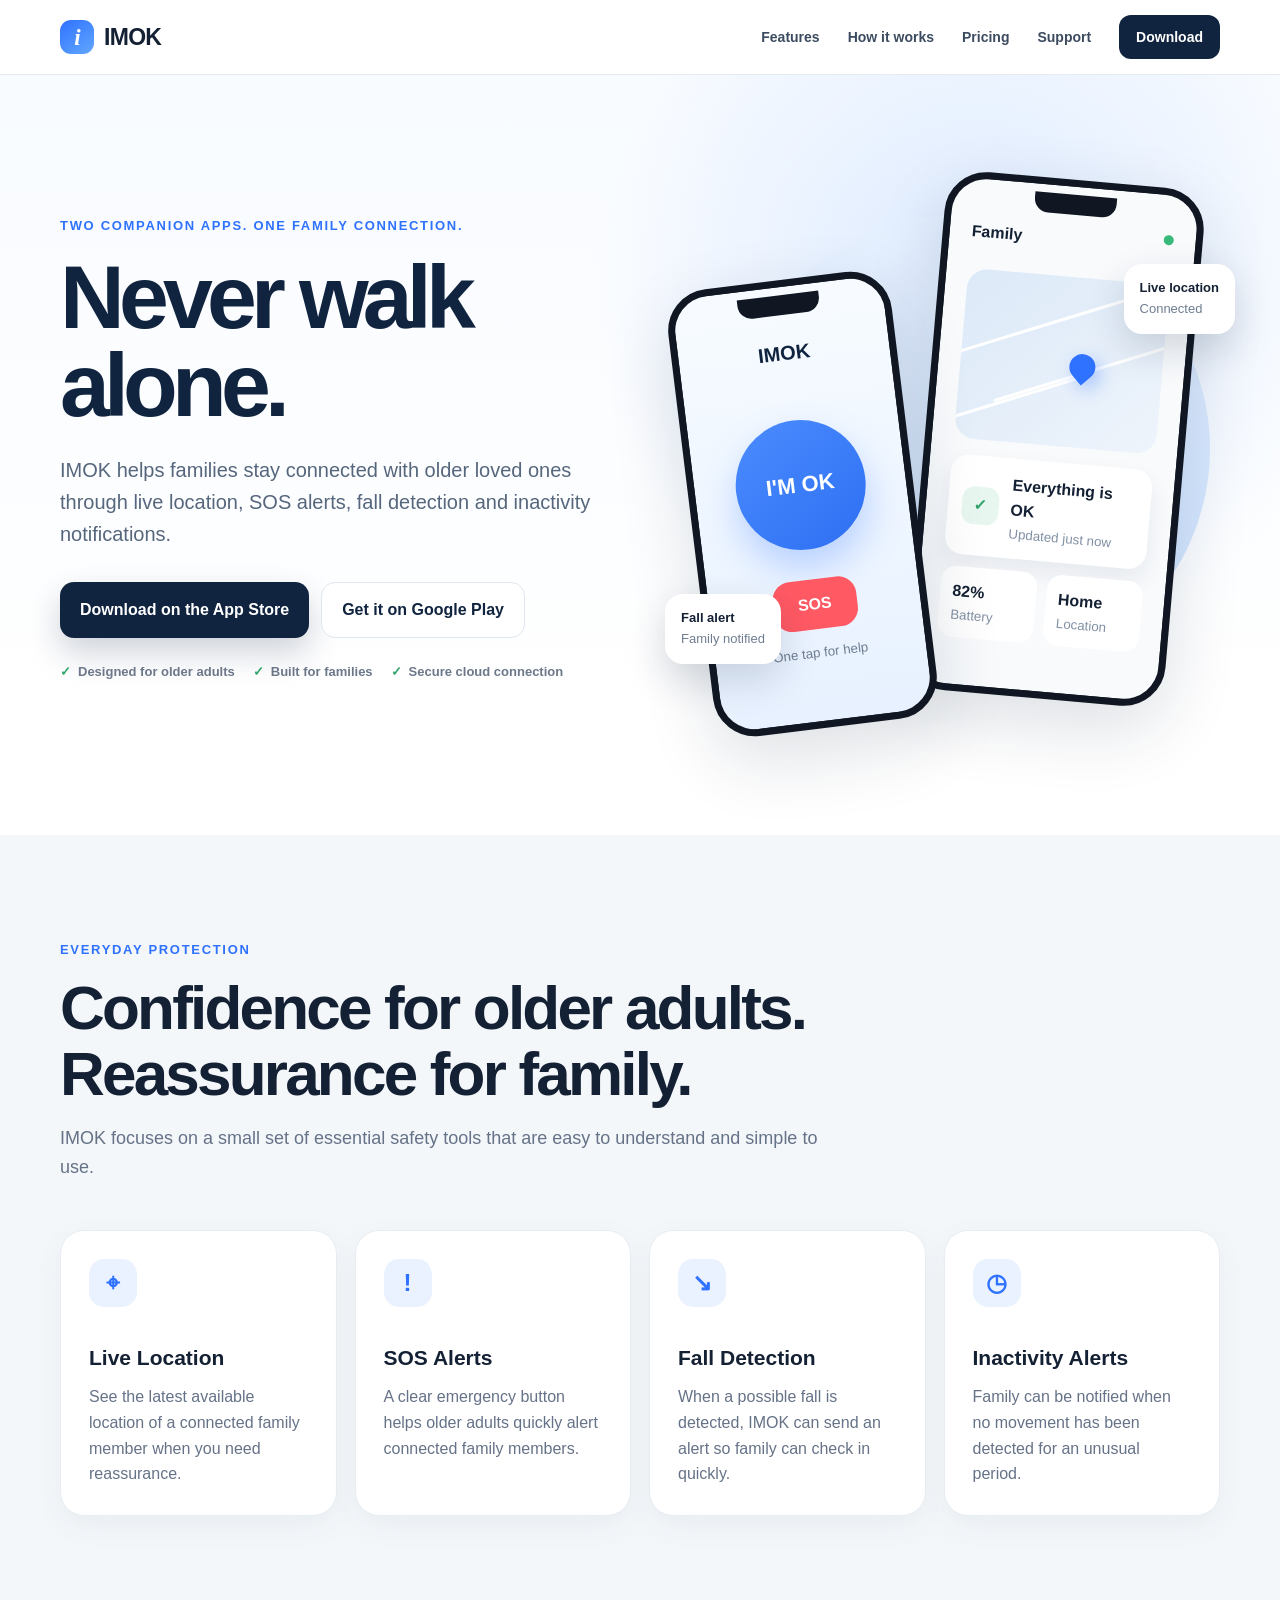
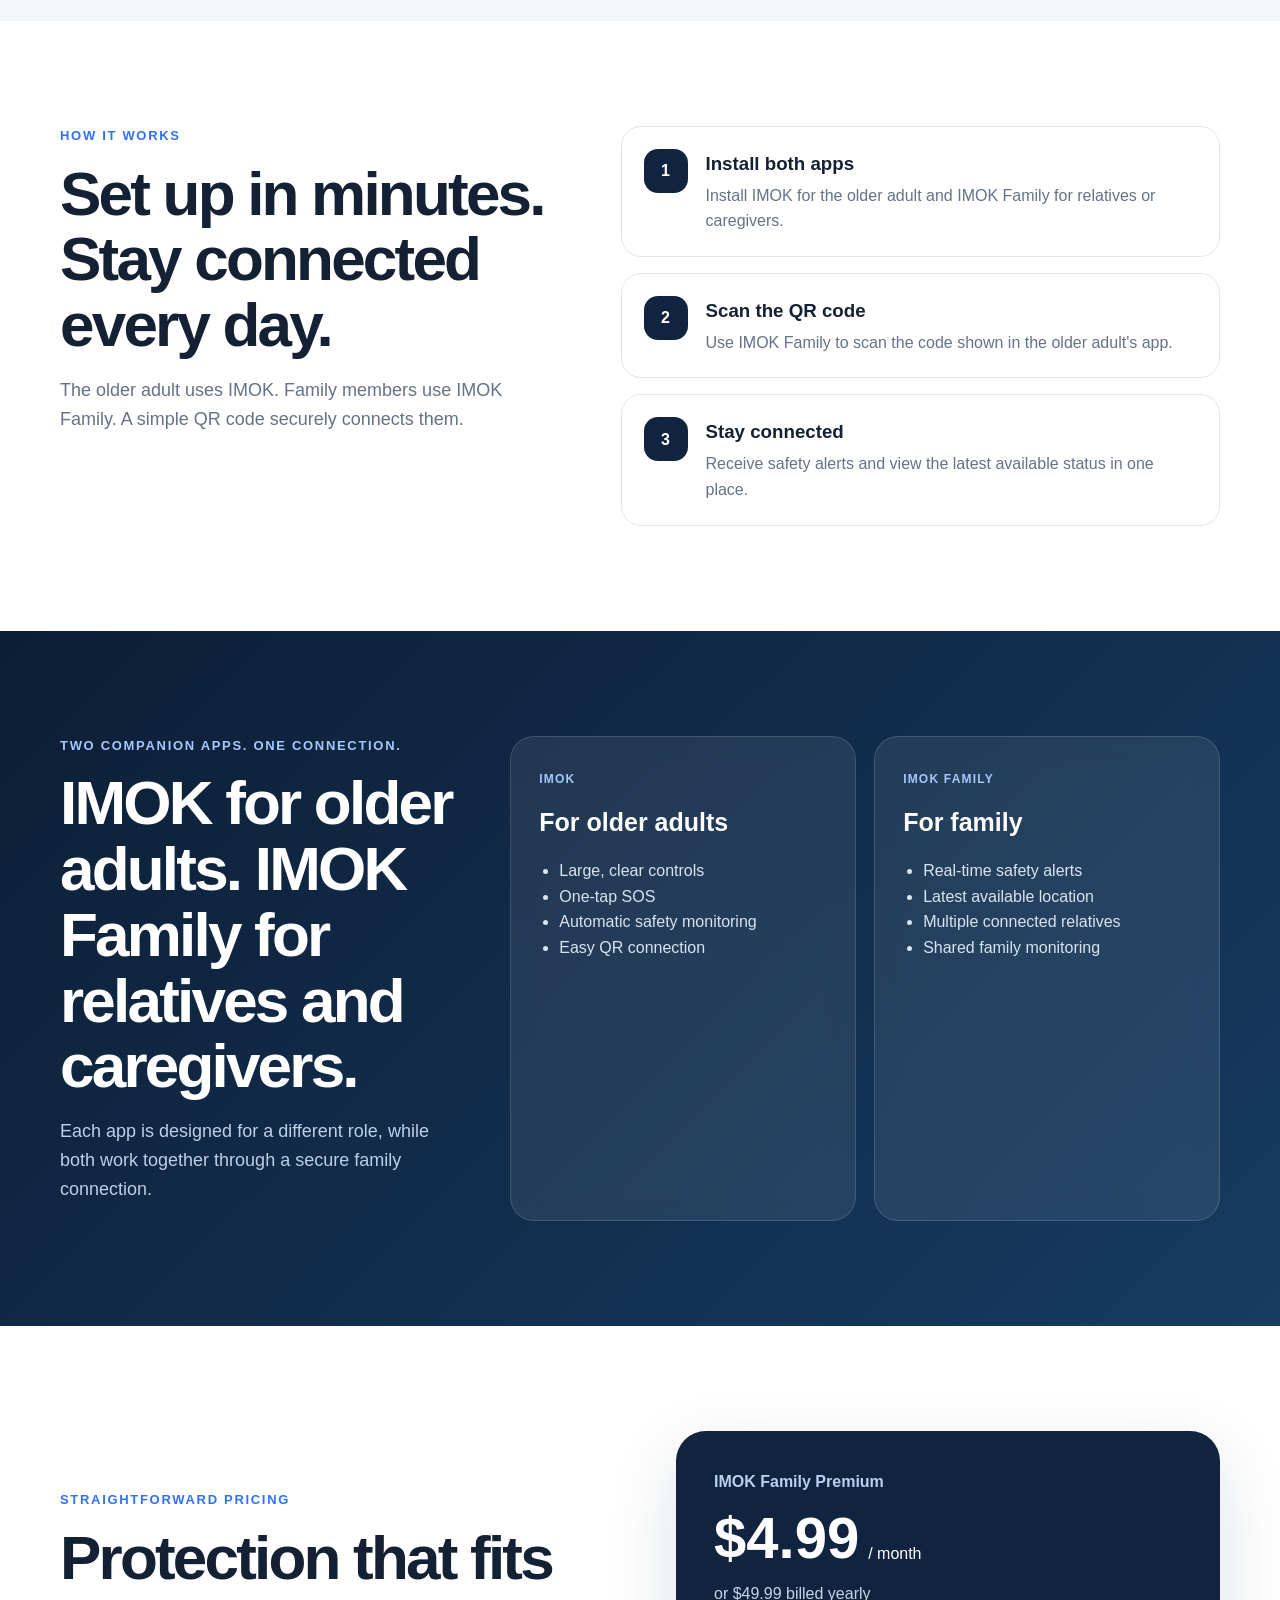
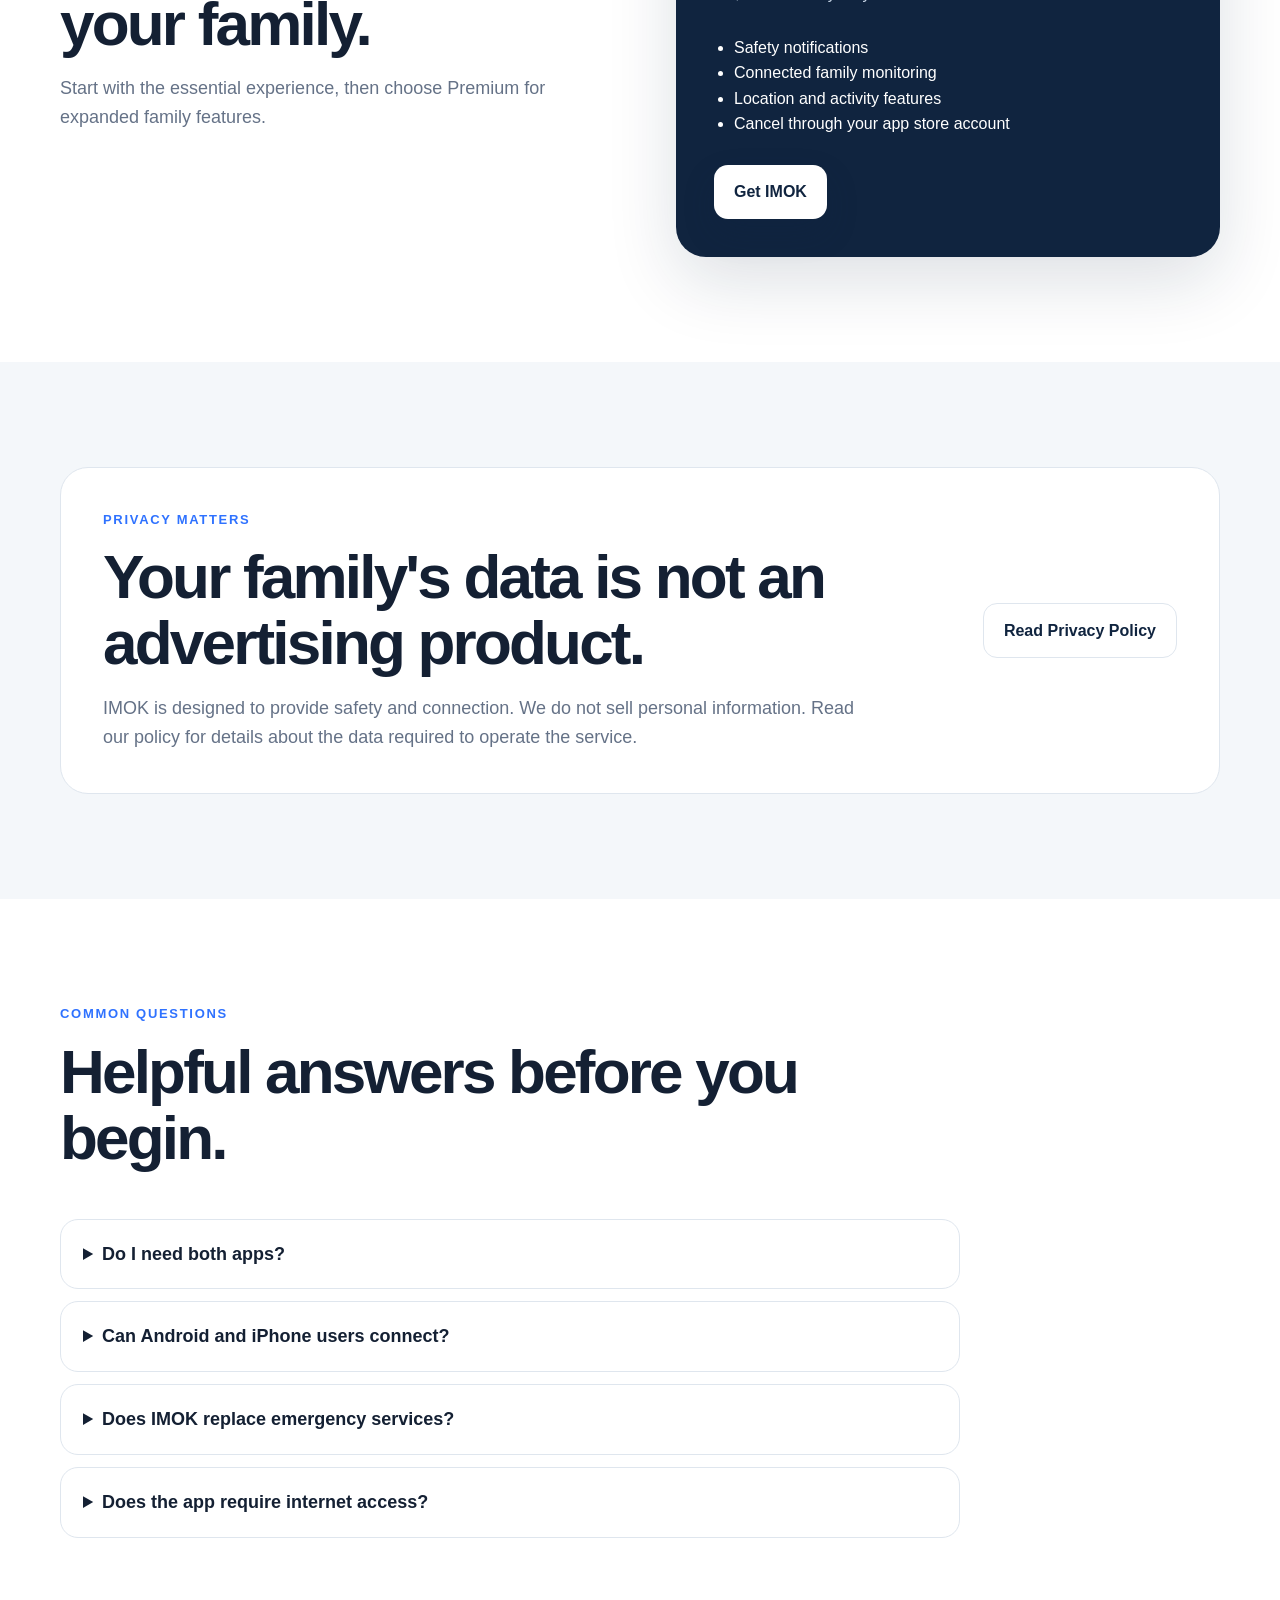
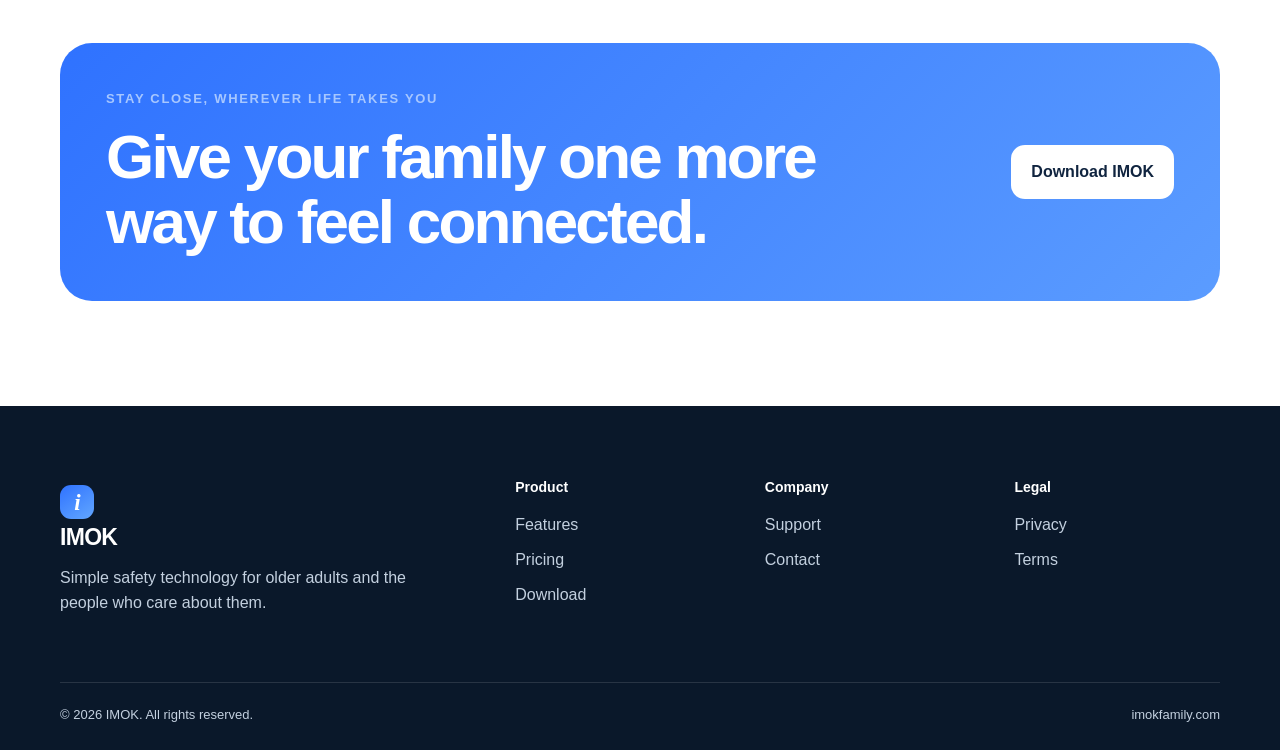
<file: index.html>
<!doctype html>
<html lang="en">
<head>
  <title>IMOK | Safety and Peace of Mind for Every Family</title>
  <meta name="description" content="IMOK helps older adults stay connected with family through SOS alerts, live location, fall detection and inactivity notifications.">
  <meta property="og:title" content="IMOK | Never Walk Alone">
  <meta property="og:description" content="Simple safety technology for older adults and peace of mind for families.">
  <meta property="og:type" content="website">
  <meta property="og:url" content="https://imokfamily.com/">
  <meta charset="UTF-8">
<meta name="viewport" content="width=device-width, initial-scale=1">
<meta name="theme-color" content="#10243f">
<link rel="icon" href="assets/img/favicon.svg" type="image/svg+xml">
<link rel="stylesheet" href="assets/css/style.css">
<script defer src="assets/js/main.js"></script>
</head>
<body>
<header class="site-header">
  <div class="shell nav-wrap">
    <a class="brand" href="index.html" aria-label="IMOK home">
      <span class="brand-mark">i</span><span>IMOK</span>
    </a>
    <button class="nav-toggle" type="button" aria-expanded="false" aria-controls="primary-nav">Menu</button>
    <nav id="primary-nav" class="nav-links" aria-label="Primary navigation">
      <a href="index.html#features">Features</a>
      <a href="index.html#how">How it works</a>
      <a href="index.html#pricing">Pricing</a>
      <a href="support.html">Support</a>
      <a class="nav-cta" href="index.html#download">Download</a>
    </nav>
  </div>
</header>
<main>
  <section class="hero">
    <div class="shell hero-grid">
      <div class="hero-copy reveal">
        <div class="eyebrow">Two companion apps. One family connection.</div>
        <h1>Never walk alone.</h1>
        <p class="hero-lead">IMOK helps families stay connected with older loved ones through live location, SOS alerts, fall detection and inactivity notifications.</p>
        <div class="hero-actions" id="download">
          <a class="btn btn-primary" href="#" aria-label="Download IMOK on the App Store">Download on the App Store</a>
          <a class="btn btn-secondary" href="#" aria-label="Get IMOK on Google Play">Get it on Google Play</a>
        </div>
        <div class="trust-row"><span>Designed for older adults</span><span>Built for families</span><span>Secure cloud connection</span></div>
      </div>

      <div class="hero-visual reveal delay-1" aria-label="IMOK app preview illustration">
        <div class="halo"></div>
        <div class="phone phone-family">
          <div class="phone-top"></div>
          <div class="phone-screen">
            <div class="mini-header"><span>Family</span><span class="status-dot"></span></div>
            <div class="map-card"><div class="map-line l1"></div><div class="map-line l2"></div><div class="map-line l3"></div><div class="location-pin"></div></div>
            <div class="alert-card"><span class="alert-icon">✓</span><div><strong>Everything is OK</strong><small>Updated just now</small></div></div>
            <div class="stats"><div><strong>82%</strong><small>Battery</small></div><div><strong>Home</strong><small>Location</small></div></div>
          </div>
        </div>
        <div class="phone phone-elder">
          <div class="phone-top"></div>
          <div class="phone-screen elder-screen"><div class="elder-logo">IMOK</div><div class="ok-circle">I'M OK</div><div class="sos-button">SOS</div><small>One tap for help</small></div>
        </div>
        <div class="floating-card fc-1"><strong>Live location</strong><span>Connected</span></div>
        <div class="floating-card fc-2"><strong>Fall alert</strong><span>Family notified</span></div>
      </div>
    </div>
  </section>

  <section class="section section-soft" id="features">
    <div class="shell">
      <div class="section-heading reveal">
        <div class="eyebrow">Everyday protection</div>
        <h2>Confidence for older adults. Reassurance for family.</h2>
        <p>IMOK focuses on a small set of essential safety tools that are easy to understand and simple to use.</p>
      </div>
      <div class="feature-grid">
        <article class="feature-card reveal"><div class="icon">⌖</div><h3>Live Location</h3><p>See the latest available location of a connected family member when you need reassurance.</p></article>
        <article class="feature-card reveal delay-1"><div class="icon">!</div><h3>SOS Alerts</h3><p>A clear emergency button helps older adults quickly alert connected family members.</p></article>
        <article class="feature-card reveal delay-2"><div class="icon">↘</div><h3>Fall Detection</h3><p>When a possible fall is detected, IMOK can send an alert so family can check in quickly.</p></article>
        <article class="feature-card reveal delay-3"><div class="icon">◷</div><h3>Inactivity Alerts</h3><p>Family can be notified when no movement has been detected for an unusual period.</p></article>
      </div>
    </div>
  </section>

  <section class="section" id="how">
    <div class="shell split">
      <div class="section-heading reveal"><div class="eyebrow">How it works</div><h2>Set up in minutes. Stay connected every day.</h2><p>The older adult uses IMOK. Family members use IMOK Family. A simple QR code securely connects them.</p></div>
      <ol class="steps reveal delay-1">
        <li><span>1</span><div><h3>Install both apps</h3><p>Install IMOK for the older adult and IMOK Family for relatives or caregivers.</p></div></li>
        <li><span>2</span><div><h3>Scan the QR code</h3><p>Use IMOK Family to scan the code shown in the older adult's app.</p></div></li>
        <li><span>3</span><div><h3>Stay connected</h3><p>Receive safety alerts and view the latest available status in one place.</p></div></li>
      </ol>
    </div>
  </section>

  <section class="section dark-panel">
    <div class="shell family-grid">
      <div class="family-copy reveal"><div class="eyebrow light">Two companion apps. One connection.</div><h2>IMOK for older adults. IMOK Family for relatives and caregivers.</h2><p>Each app is designed for a different role, while both work together through a secure family connection.</p></div>
      <div class="audience-card reveal delay-1"><span class="audience-label">IMOK</span><h3>For older adults</h3><ul><li>Large, clear controls</li><li>One-tap SOS</li><li>Automatic safety monitoring</li><li>Easy QR connection</li></ul></div>
      <div class="audience-card reveal delay-2"><span class="audience-label">IMOK Family</span><h3>For family</h3><ul><li>Real-time safety alerts</li><li>Latest available location</li><li>Multiple connected relatives</li><li>Shared family monitoring</li></ul></div>
    </div>
  </section>

  <section class="section" id="pricing">
    <div class="shell pricing-wrap">
      <div class="section-heading reveal"><div class="eyebrow">Straightforward pricing</div><h2>Protection that fits your family.</h2><p>Start with the essential experience, then choose Premium for expanded family features.</p></div>
      <div class="pricing-card reveal delay-1">
        <div><span class="plan">IMOK Family Premium</span><div class="price-row"><strong>$4.99</strong><span>/ month</span></div><p class="annual">or $49.99 billed yearly</p></div>
        <ul><li>Safety notifications</li><li>Connected family monitoring</li><li>Location and activity features</li><li>Cancel through your app store account</li></ul>
        <a class="btn btn-primary" href="#download">Get IMOK</a>
      </div>
    </div>
  </section>

  <section class="section section-soft">
    <div class="shell privacy-banner reveal">
      <div><div class="eyebrow">Privacy matters</div><h2>Your family's data is not an advertising product.</h2><p>IMOK is designed to provide safety and connection. We do not sell personal information. Read our policy for details about the data required to operate the service.</p></div>
      <a class="btn btn-secondary" href="privacy.html">Read Privacy Policy</a>
    </div>
  </section>

  <section class="section faq-section">
    <div class="shell">
      <div class="section-heading reveal"><div class="eyebrow">Common questions</div><h2>Helpful answers before you begin.</h2></div>
      <div class="faq-list">
        <details class="reveal"><summary>Do I need both apps?</summary><p>Yes. IMOK is used by the older adult, while IMOK Family is used by relatives or caregivers.</p></details>
        <details class="reveal"><summary>Can Android and iPhone users connect?</summary><p>The service is designed for families using supported Android and iOS devices. Availability can vary by app version and region.</p></details>
        <details class="reveal"><summary>Does IMOK replace emergency services?</summary><p>No. IMOK is a family safety and notification tool. In an emergency, contact local emergency services directly.</p></details>
        <details class="reveal"><summary>Does the app require internet access?</summary><p>Yes. Location updates, alerts and cloud synchronization require a working internet connection.</p></details>
      </div>
    </div>
  </section>

  <section class="cta-section"><div class="shell cta-card reveal"><div><div class="eyebrow light">Stay close, wherever life takes you</div><h2>Give your family one more way to feel connected.</h2></div><a class="btn btn-light" href="#download">Download IMOK</a></div></section>
</main>
<footer class="site-footer">
  <div class="shell footer-grid">
    <div>
      <a class="brand brand-footer" href="index.html"><span class="brand-mark">i</span><span>IMOK</span></a>
      <p>Simple safety technology for older adults and the people who care about them.</p>
    </div>
    <div><h3>Product</h3><a href="index.html#features">Features</a><a href="index.html#pricing">Pricing</a><a href="index.html#download">Download</a></div>
    <div><h3>Company</h3><a href="support.html">Support</a><a href="contact.html">Contact</a></div>
    <div><h3>Legal</h3><a href="privacy.html">Privacy</a><a href="terms.html">Terms</a></div>
  </div>
  <div class="shell footer-bottom"><span>© 2026 IMOK. All rights reserved.</span><span>imokfamily.com</span></div>
</footer>
</body>
</html>
</file>
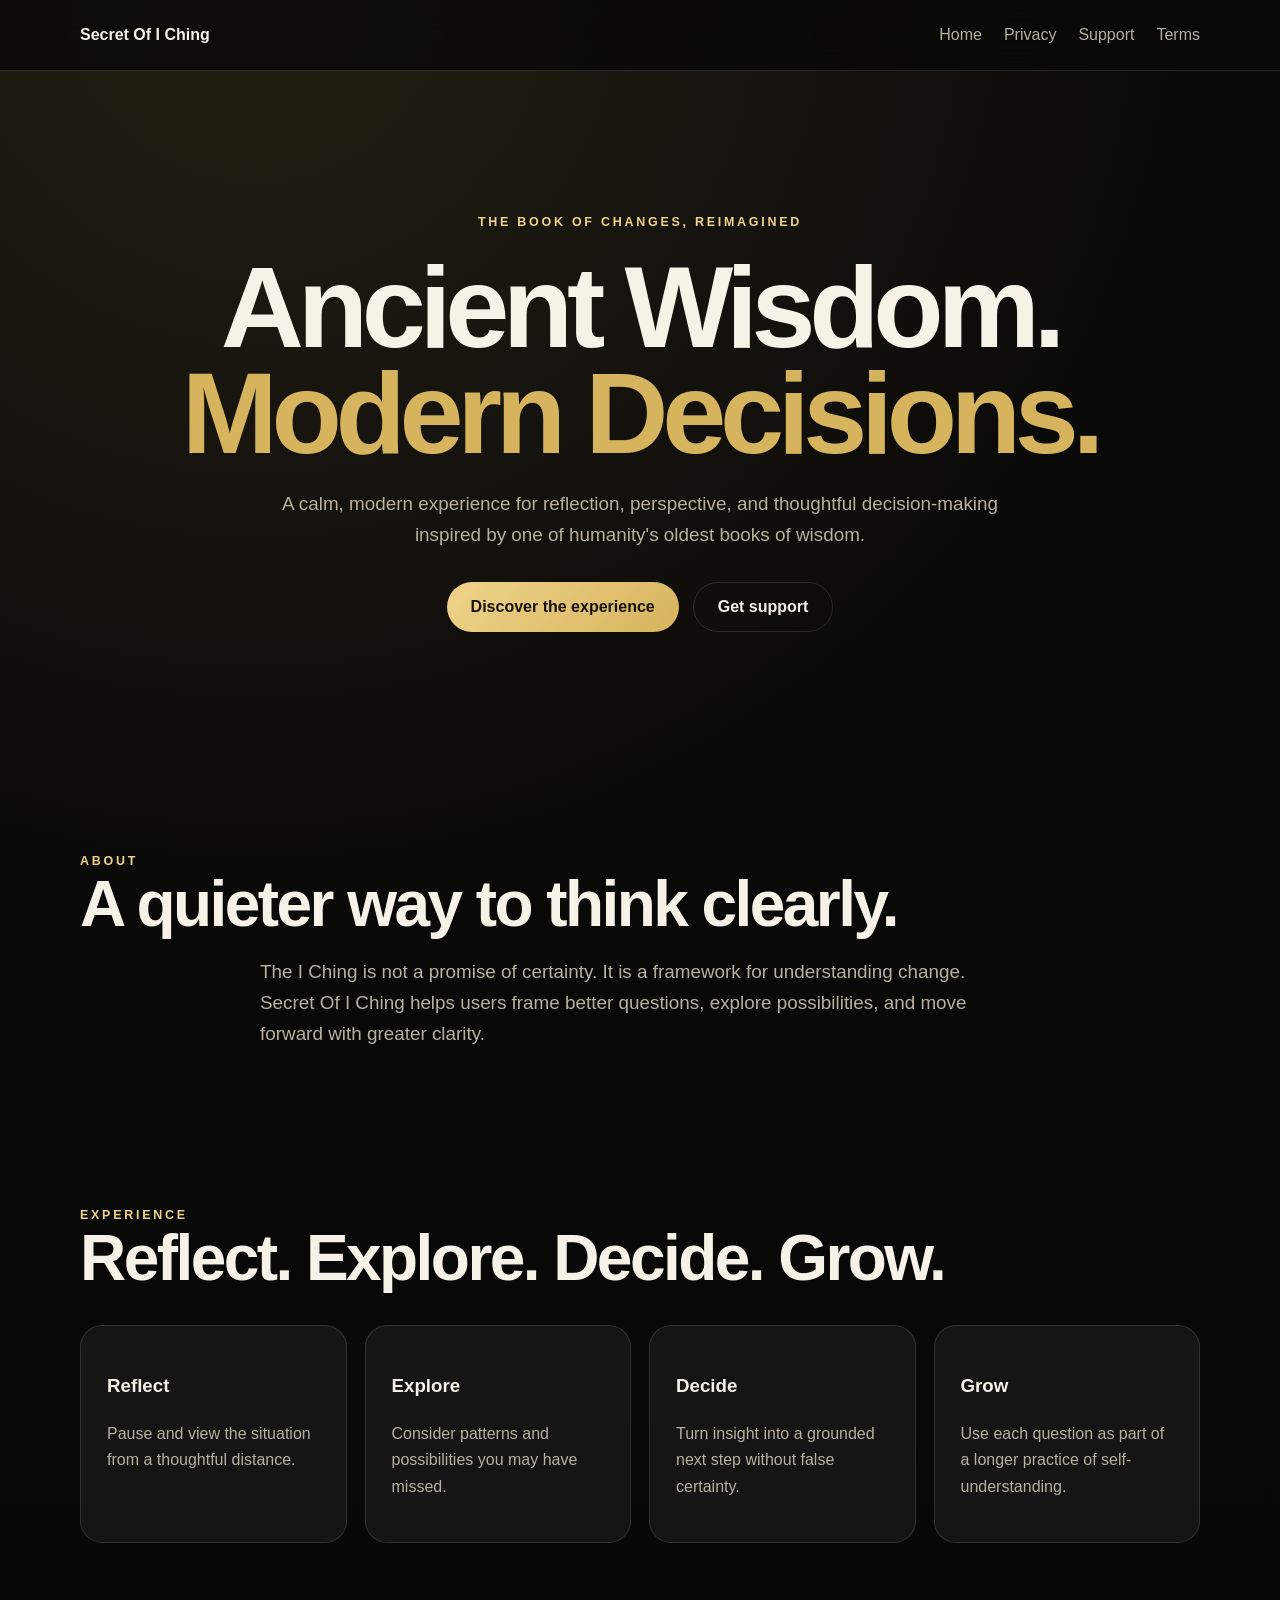
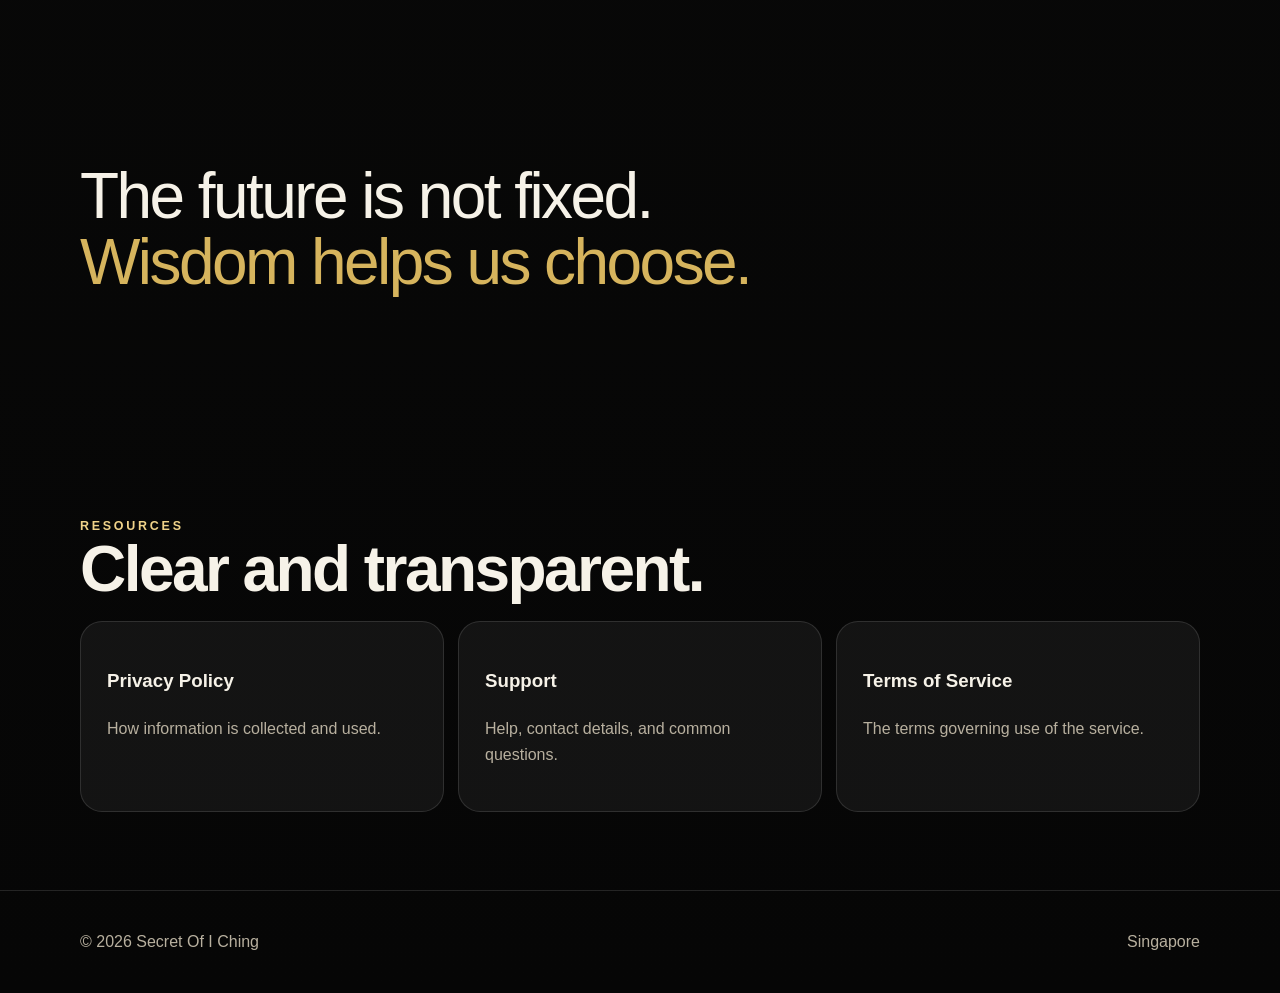
<file: sic/index.html>
<!doctype html><html lang="en"><head><meta charset="utf-8"><meta name="viewport" content="width=device-width,initial-scale=1"><title>Secret Of I Ching — Ancient Wisdom. Modern Decisions.</title><meta name="description" content="A modern decision-guidance experience inspired by the I Ching."><style>
:root{--bg:#080808;--panel:#151513;--line:rgba(255,255,255,.12);--text:#f6f2e8;--muted:#b8b09f;--gold:#d6b45d;--gold2:#f0d38a;--max:1120px}
*{box-sizing:border-box}html{scroll-behavior:smooth}body{margin:0;background:radial-gradient(circle at 20% 0,rgba(214,180,93,.12),transparent 34%),linear-gradient(#0a0a09,#060606);color:var(--text);font-family:-apple-system,BlinkMacSystemFont,"Segoe UI",Arial,sans-serif;line-height:1.65}
a{color:inherit}.container{width:min(calc(100% - 40px),var(--max));margin:auto}.header{position:sticky;top:0;z-index:5;background:rgba(8,8,8,.78);backdrop-filter:blur(18px);border-bottom:1px solid var(--line)}.nav{height:70px;display:flex;align-items:center;justify-content:space-between}.brand{text-decoration:none;font-weight:750}.navlinks{display:flex;gap:22px}.navlinks a{text-decoration:none;color:var(--muted)}.hero{min-height:78vh;display:grid;place-items:center;text-align:center;padding:80px 0}.eyebrow{color:var(--gold2);text-transform:uppercase;letter-spacing:.22em;font-size:.78rem;font-weight:700}.hero h1{font-size:clamp(3.4rem,9vw,7.5rem);line-height:.92;letter-spacing:-.055em;margin:22px 0}.hero h1 span{display:block;color:var(--gold)}.lead{max-width:760px;margin:auto;color:var(--muted);font-size:1.18rem}.actions{display:flex;justify-content:center;gap:14px;flex-wrap:wrap;margin-top:32px}.btn{display:inline-flex;min-height:50px;align-items:center;padding:0 24px;border-radius:999px;text-decoration:none;border:1px solid var(--line);font-weight:700}.primary{background:linear-gradient(135deg,var(--gold2),var(--gold));color:#171309;border:0}.section{padding:78px 0}.title{font-size:clamp(2.1rem,5vw,4.3rem);line-height:1.03;letter-spacing:-.04em;margin:0 0 18px}.grid{display:grid;grid-template-columns:repeat(4,1fr);gap:18px;margin-top:34px}.card{background:rgba(255,255,255,.055);border:1px solid var(--line);border-radius:22px;padding:26px}.card p,.legal p,.legal li{color:var(--muted)}.quote{font-size:clamp(2.2rem,5vw,5rem);line-height:1.04;letter-spacing:-.04em}.quote em{font-style:normal;color:var(--gold)}.links{display:flex;gap:14px;flex-wrap:wrap}.links .card{flex:1;min-width:220px;text-decoration:none}.footer{border-top:1px solid var(--line);padding:38px 0;color:var(--muted)}.foot{display:flex;justify-content:space-between;gap:20px;flex-wrap:wrap}.legal{padding:70px 0}.legal h1{font-size:clamp(2.6rem,6vw,5rem);letter-spacing:-.04em}.legal h2{color:var(--gold);margin-top:38px}.notice{border:1px solid rgba(214,180,93,.2);background:rgba(214,180,93,.08);border-radius:16px;padding:16px}.faq details{border:1px solid var(--line);background:rgba(255,255,255,.05);border-radius:16px;padding:16px 18px;margin:12px 0}.faq summary{cursor:pointer;font-weight:700}
@media(max-width:850px){.grid{grid-template-columns:repeat(2,1fr)}}@media(max-width:620px){.navlinks{display:none}.grid{grid-template-columns:1fr}.section{padding:58px 0}}
</style></head><body><header class="header"><div class="container nav"><a class="brand" href="index.html">Secret Of I Ching</a><nav class="navlinks"><a href="index.html">Home</a><a href="privacy.html">Privacy</a><a href="support.html">Support</a><a href="terms.html">Terms</a></nav></div></header>
<main>
<section class="hero"><div class="container"><div class="eyebrow">The Book of Changes, reimagined</div><h1>Ancient Wisdom.<span>Modern Decisions.</span></h1><p class="lead">A calm, modern experience for reflection, perspective, and thoughtful decision-making inspired by one of humanity's oldest books of wisdom.</p><div class="actions"><a class="btn primary" href="#about">Discover the experience</a><a class="btn" href="support.html">Get support</a></div></div></section>
<section class="section" id="about"><div class="container"><div class="eyebrow">About</div><h2 class="title">A quieter way to think clearly.</h2><p class="lead">The I Ching is not a promise of certainty. It is a framework for understanding change. Secret Of I Ching helps users frame better questions, explore possibilities, and move forward with greater clarity.</p></div></section>
<section class="section"><div class="container"><div class="eyebrow">Experience</div><h2 class="title">Reflect. Explore. Decide. Grow.</h2><div class="grid"><div class="card"><h3>Reflect</h3><p>Pause and view the situation from a thoughtful distance.</p></div><div class="card"><h3>Explore</h3><p>Consider patterns and possibilities you may have missed.</p></div><div class="card"><h3>Decide</h3><p>Turn insight into a grounded next step without false certainty.</p></div><div class="card"><h3>Grow</h3><p>Use each question as part of a longer practice of self-understanding.</p></div></div></div></section>
<section class="section"><div class="container"><p class="quote">The future is not fixed.<br><em>Wisdom helps us choose.</em></p></div></section>
<section class="section"><div class="container"><div class="eyebrow">Resources</div><h2 class="title">Clear and transparent.</h2><div class="links"><a class="card" href="privacy.html"><h3>Privacy Policy</h3><p>How information is collected and used.</p></a><a class="card" href="support.html"><h3>Support</h3><p>Help, contact details, and common questions.</p></a><a class="card" href="terms.html"><h3>Terms of Service</h3><p>The terms governing use of the service.</p></a></div></div></section>
</main><footer class="footer"><div class="container foot"><span>© 2026 Secret Of I Ching</span><span>Singapore</span></div></footer></body></html>
</file>
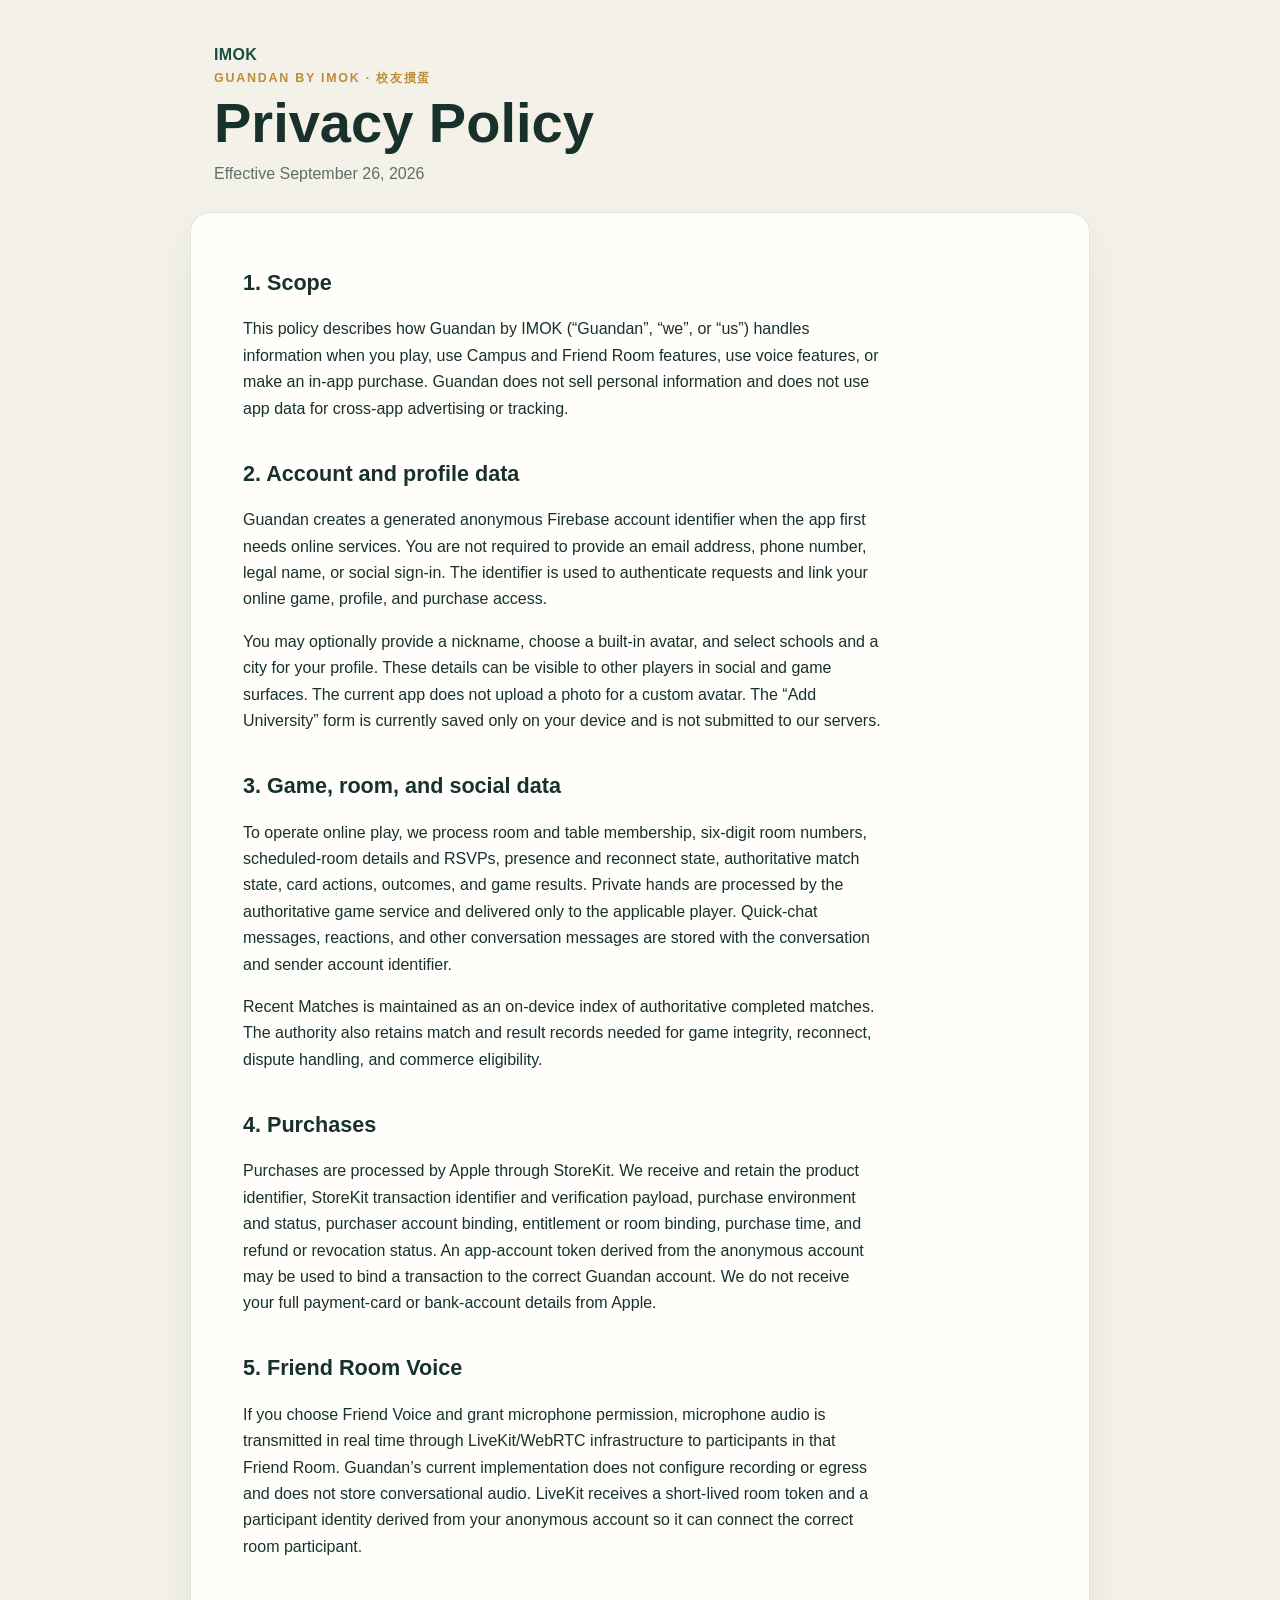
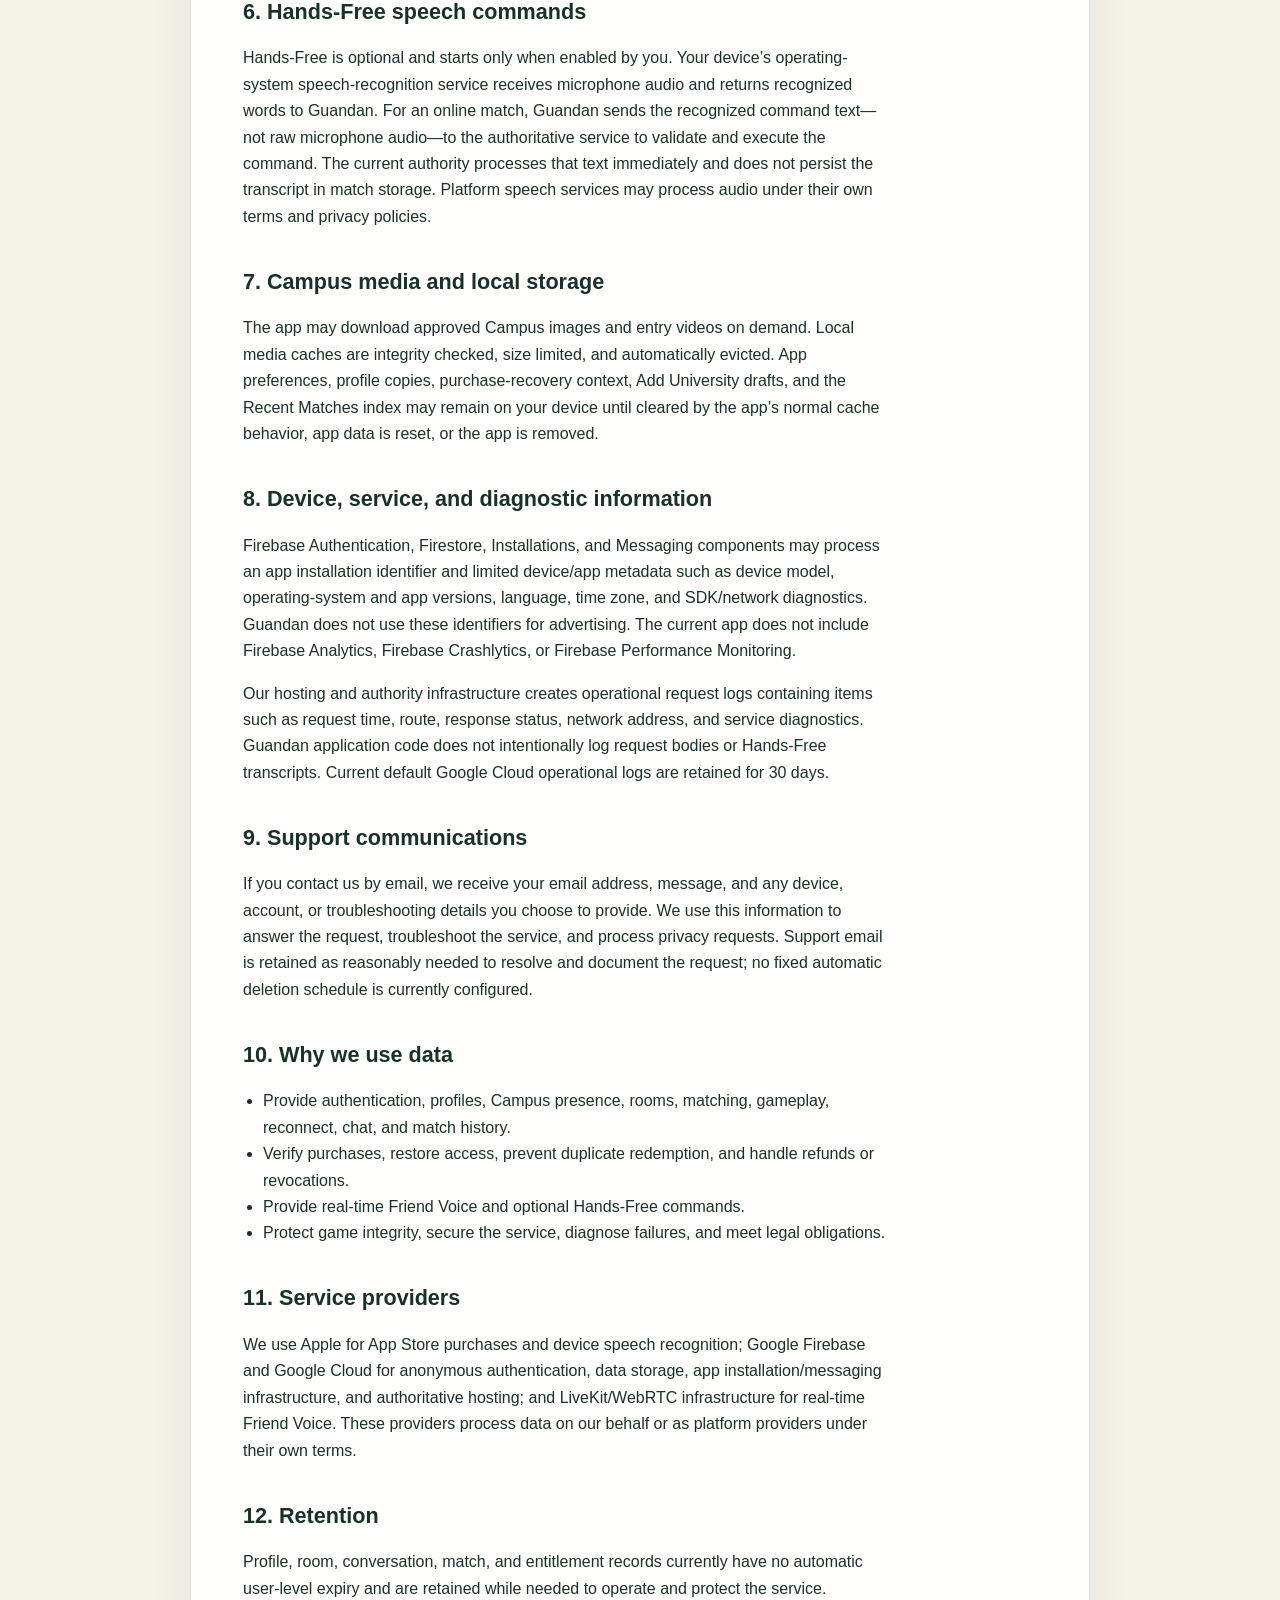
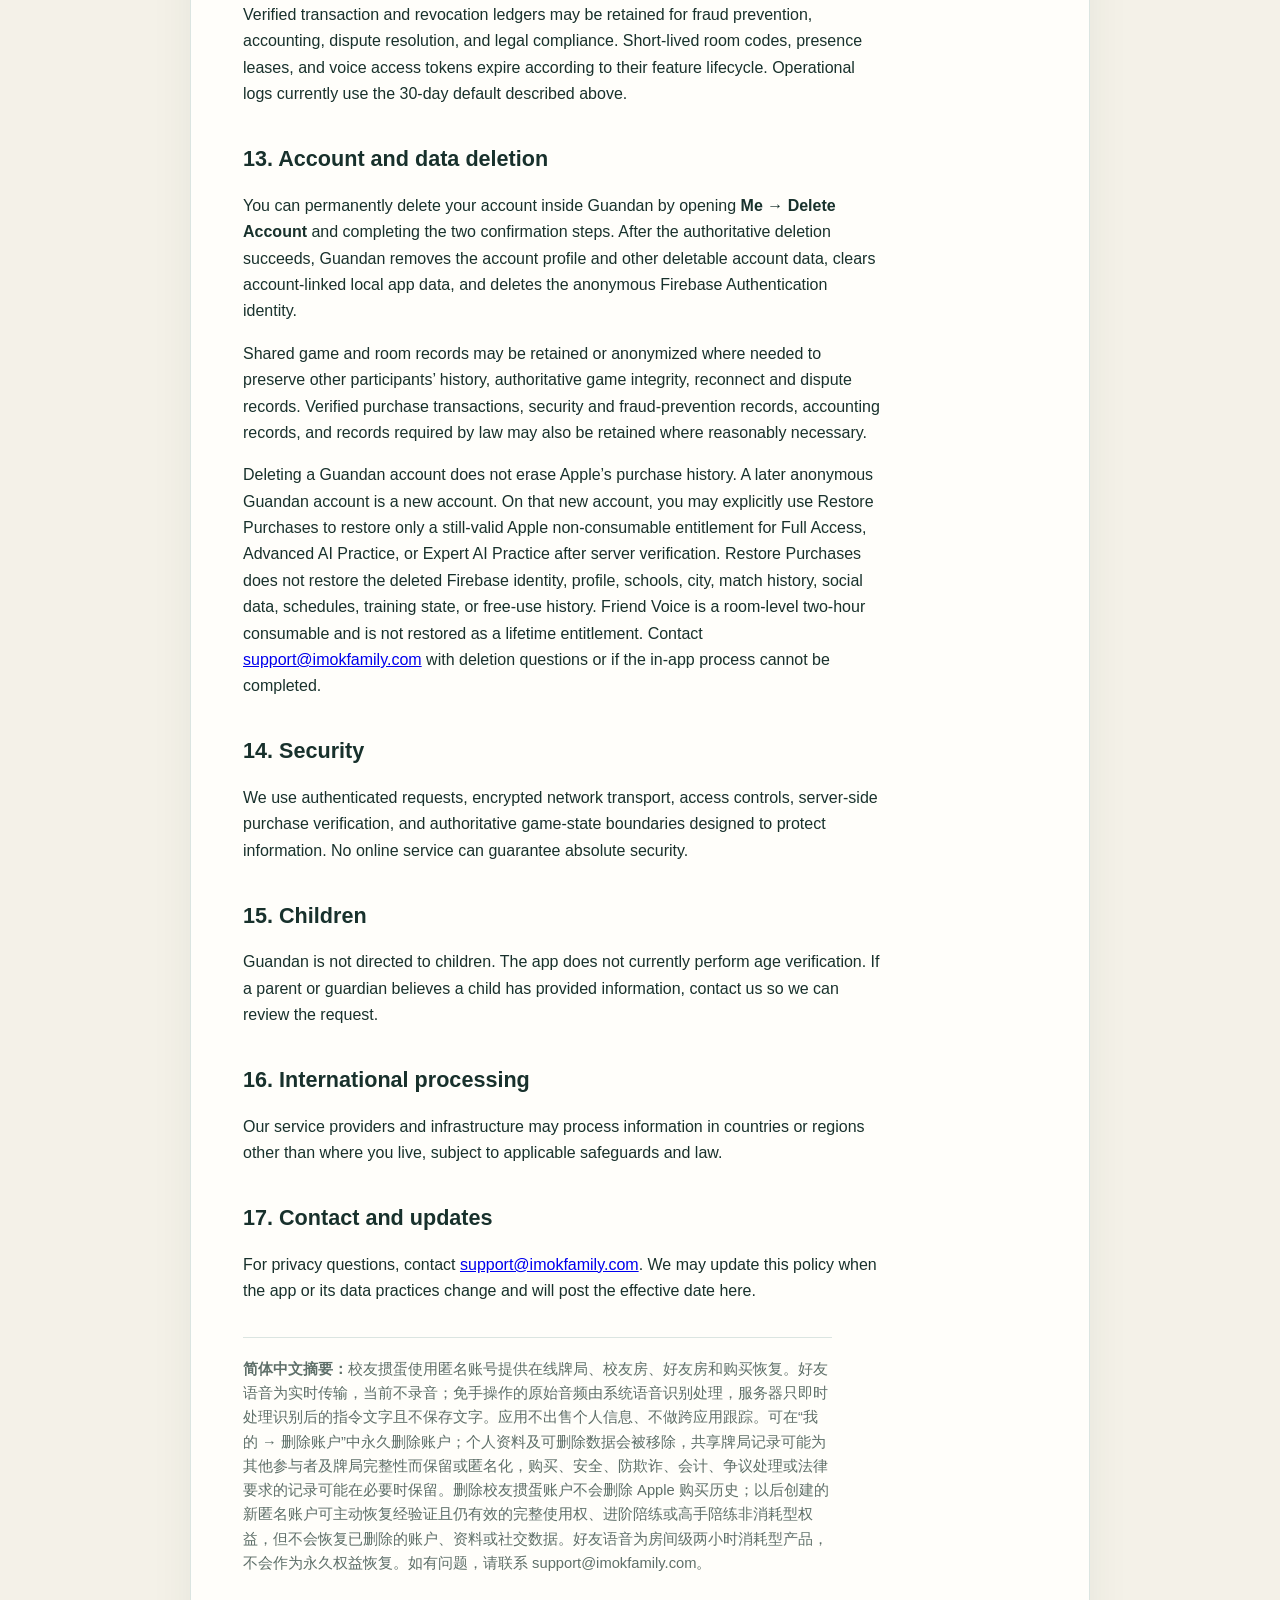
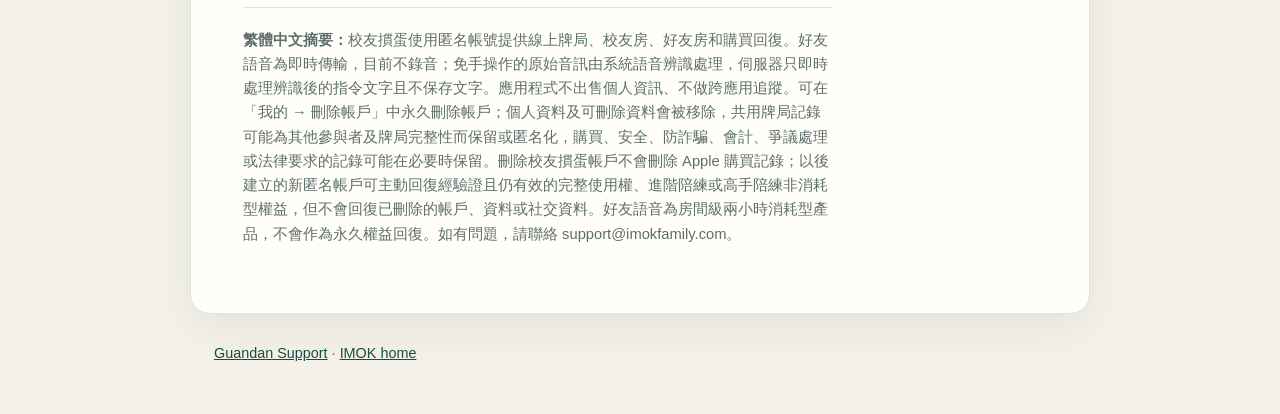
<file: guandan/privacy/index.html>
<!doctype html>
<html lang="en">
<head>
  <meta charset="utf-8">
  <meta name="viewport" content="width=device-width,initial-scale=1">
  <meta name="theme-color" content="#174f45">
  <meta name="description" content="Privacy Policy for Guandan by IMOK / 校友掼蛋.">
  <title>Guandan by IMOK Privacy Policy</title>
  <style>
    :root{color-scheme:light;--ink:#18312c;--muted:#5e6f69;--line:#dbe5e1;--paper:#fffefa;--green:#174f45;--gold:#bd8d38}*{box-sizing:border-box}body{margin:0;background:#f4f1e8;color:var(--ink);font:16px/1.65 -apple-system,BlinkMacSystemFont,"Segoe UI",sans-serif}header,main,footer{max-width:900px;margin:auto}header{padding:42px 24px 24px}header a,footer a{color:var(--green)}.brand{font-weight:800;letter-spacing:.02em;text-decoration:none}.eyebrow{color:var(--gold);font-size:.78rem;font-weight:800;letter-spacing:.14em;text-transform:uppercase}h1{font-size:clamp(2rem,6vw,3.5rem);line-height:1.08;margin:.25rem 0 .5rem}header p{color:var(--muted);margin:0}.card{background:var(--paper);border:1px solid var(--line);border-radius:20px;padding:clamp(22px,5vw,52px);box-shadow:0 16px 44px #173b3010}h2{font-size:1.35rem;margin:2.1rem 0 .45rem}h2:first-child{margin-top:0}h3{font-size:1rem;margin:1.2rem 0 .2rem}p,li{max-width:72ch}ul{padding-left:1.25rem}.note{border-left:4px solid var(--gold);background:#faf4e7;padding:14px 18px;border-radius:0 12px 12px 0}.lang{color:var(--muted);font-size:.92rem;border-top:1px solid var(--line);margin-top:2rem;padding-top:1.2rem}footer{padding:28px 24px 48px;color:var(--muted);font-size:.9rem}@media(max-width:600px){header{padding-top:28px}.card{border-radius:0;border-left:0;border-right:0}}
  </style>
</head>
<body>
  <header>
    <a class="brand" href="/">IMOK</a>
    <div class="eyebrow">Guandan by IMOK · 校友掼蛋</div>
    <h1>Privacy Policy</h1>
    <p>Effective September 26, 2026</p>
  </header>
  <main class="card">
    <h2>1. Scope</h2>
    <p>This policy describes how Guandan by IMOK (“Guandan”, “we”, or “us”) handles information when you play, use Campus and Friend Room features, use voice features, or make an in-app purchase. Guandan does not sell personal information and does not use app data for cross-app advertising or tracking.</p>

    <h2>2. Account and profile data</h2>
    <p>Guandan creates a generated anonymous Firebase account identifier when the app first needs online services. You are not required to provide an email address, phone number, legal name, or social sign-in. The identifier is used to authenticate requests and link your online game, profile, and purchase access.</p>
    <p>You may optionally provide a nickname, choose a built-in avatar, and select schools and a city for your profile. These details can be visible to other players in social and game surfaces. The current app does not upload a photo for a custom avatar. The “Add University” form is currently saved only on your device and is not submitted to our servers.</p>

    <h2>3. Game, room, and social data</h2>
    <p>To operate online play, we process room and table membership, six-digit room numbers, scheduled-room details and RSVPs, presence and reconnect state, authoritative match state, card actions, outcomes, and game results. Private hands are processed by the authoritative game service and delivered only to the applicable player. Quick-chat messages, reactions, and other conversation messages are stored with the conversation and sender account identifier.</p>
    <p>Recent Matches is maintained as an on-device index of authoritative completed matches. The authority also retains match and result records needed for game integrity, reconnect, dispute handling, and commerce eligibility.</p>

    <h2>4. Purchases</h2>
    <p>Purchases are processed by Apple through StoreKit. We receive and retain the product identifier, StoreKit transaction identifier and verification payload, purchase environment and status, purchaser account binding, entitlement or room binding, purchase time, and refund or revocation status. An app-account token derived from the anonymous account may be used to bind a transaction to the correct Guandan account. We do not receive your full payment-card or bank-account details from Apple.</p>

    <h2>5. Friend Room Voice</h2>
    <p>If you choose Friend Voice and grant microphone permission, microphone audio is transmitted in real time through LiveKit/WebRTC infrastructure to participants in that Friend Room. Guandan’s current implementation does not configure recording or egress and does not store conversational audio. LiveKit receives a short-lived room token and a participant identity derived from your anonymous account so it can connect the correct room participant.</p>

    <h2>6. Hands-Free speech commands</h2>
    <p>Hands-Free is optional and starts only when enabled by you. Your device’s operating-system speech-recognition service receives microphone audio and returns recognized words to Guandan. For an online match, Guandan sends the recognized command text—not raw microphone audio—to the authoritative service to validate and execute the command. The current authority processes that text immediately and does not persist the transcript in match storage. Platform speech services may process audio under their own terms and privacy policies.</p>

    <h2>7. Campus media and local storage</h2>
    <p>The app may download approved Campus images and entry videos on demand. Local media caches are integrity checked, size limited, and automatically evicted. App preferences, profile copies, purchase-recovery context, Add University drafts, and the Recent Matches index may remain on your device until cleared by the app’s normal cache behavior, app data is reset, or the app is removed.</p>

    <h2>8. Device, service, and diagnostic information</h2>
    <p>Firebase Authentication, Firestore, Installations, and Messaging components may process an app installation identifier and limited device/app metadata such as device model, operating-system and app versions, language, time zone, and SDK/network diagnostics. Guandan does not use these identifiers for advertising. The current app does not include Firebase Analytics, Firebase Crashlytics, or Firebase Performance Monitoring.</p>
    <p>Our hosting and authority infrastructure creates operational request logs containing items such as request time, route, response status, network address, and service diagnostics. Guandan application code does not intentionally log request bodies or Hands-Free transcripts. Current default Google Cloud operational logs are retained for 30 days.</p>

    <h2>9. Support communications</h2>
    <p>If you contact us by email, we receive your email address, message, and any device, account, or troubleshooting details you choose to provide. We use this information to answer the request, troubleshoot the service, and process privacy requests. Support email is retained as reasonably needed to resolve and document the request; no fixed automatic deletion schedule is currently configured.</p>

    <h2>10. Why we use data</h2>
    <ul>
      <li>Provide authentication, profiles, Campus presence, rooms, matching, gameplay, reconnect, chat, and match history.</li>
      <li>Verify purchases, restore access, prevent duplicate redemption, and handle refunds or revocations.</li>
      <li>Provide real-time Friend Voice and optional Hands-Free commands.</li>
      <li>Protect game integrity, secure the service, diagnose failures, and meet legal obligations.</li>
    </ul>

    <h2>11. Service providers</h2>
    <p>We use Apple for App Store purchases and device speech recognition; Google Firebase and Google Cloud for anonymous authentication, data storage, app installation/messaging infrastructure, and authoritative hosting; and LiveKit/WebRTC infrastructure for real-time Friend Voice. These providers process data on our behalf or as platform providers under their own terms.</p>

    <h2>12. Retention</h2>
    <p>Profile, room, conversation, match, and entitlement records currently have no automatic user-level expiry and are retained while needed to operate and protect the service. Verified transaction and revocation ledgers may be retained for fraud prevention, accounting, dispute resolution, and legal compliance. Short-lived room codes, presence leases, and voice access tokens expire according to their feature lifecycle. Operational logs currently use the 30-day default described above.</p>

    <h2>13. Account and data deletion</h2>
    <p>You can permanently delete your account inside Guandan by opening <strong>Me → Delete Account</strong> and completing the two confirmation steps. After the authoritative deletion succeeds, Guandan removes the account profile and other deletable account data, clears account-linked local app data, and deletes the anonymous Firebase Authentication identity.</p>
    <p>Shared game and room records may be retained or anonymized where needed to preserve other participants’ history, authoritative game integrity, reconnect and dispute records. Verified purchase transactions, security and fraud-prevention records, accounting records, and records required by law may also be retained where reasonably necessary.</p>
    <p>Deleting a Guandan account does not erase Apple’s purchase history. A later anonymous Guandan account is a new account. On that new account, you may explicitly use Restore Purchases to restore only a still-valid Apple non-consumable entitlement for Full Access, Advanced AI Practice, or Expert AI Practice after server verification. Restore Purchases does not restore the deleted Firebase identity, profile, schools, city, match history, social data, schedules, training state, or free-use history. Friend Voice is a room-level two-hour consumable and is not restored as a lifetime entitlement. Contact <a href="mailto:support@imokfamily.com?subject=Guandan%20account%20deletion%20question">support@imokfamily.com</a> with deletion questions or if the in-app process cannot be completed.</p>

    <h2>14. Security</h2>
    <p>We use authenticated requests, encrypted network transport, access controls, server-side purchase verification, and authoritative game-state boundaries designed to protect information. No online service can guarantee absolute security.</p>

    <h2>15. Children</h2>
    <p>Guandan is not directed to children. The app does not currently perform age verification. If a parent or guardian believes a child has provided information, contact us so we can review the request.</p>

    <h2>16. International processing</h2>
    <p>Our service providers and infrastructure may process information in countries or regions other than where you live, subject to applicable safeguards and law.</p>

    <h2>17. Contact and updates</h2>
    <p>For privacy questions, contact <a href="mailto:support@imokfamily.com">support@imokfamily.com</a>. We may update this policy when the app or its data practices change and will post the effective date here.</p>

    <p class="lang"><strong>简体中文摘要：</strong>校友掼蛋使用匿名账号提供在线牌局、校友房、好友房和购买恢复。好友语音为实时传输，当前不录音；免手操作的原始音频由系统语音识别处理，服务器只即时处理识别后的指令文字且不保存文字。应用不出售个人信息、不做跨应用跟踪。可在“我的 → 删除账户”中永久删除账户；个人资料及可删除数据会被移除，共享牌局记录可能为其他参与者及牌局完整性而保留或匿名化，购买、安全、防欺诈、会计、争议处理或法律要求的记录可能在必要时保留。删除校友掼蛋账户不会删除 Apple 购买历史；以后创建的新匿名账户可主动恢复经验证且仍有效的完整使用权、进阶陪练或高手陪练非消耗型权益，但不会恢复已删除的账户、资料或社交数据。好友语音为房间级两小时消耗型产品，不会作为永久权益恢复。如有问题，请联系 support@imokfamily.com。</p>
    <p class="lang"><strong>繁體中文摘要：</strong>校友摜蛋使用匿名帳號提供線上牌局、校友房、好友房和購買回復。好友語音為即時傳輸，目前不錄音；免手操作的原始音訊由系統語音辨識處理，伺服器只即時處理辨識後的指令文字且不保存文字。應用程式不出售個人資訊、不做跨應用追蹤。可在「我的 → 刪除帳戶」中永久刪除帳戶；個人資料及可刪除資料會被移除，共用牌局記錄可能為其他參與者及牌局完整性而保留或匿名化，購買、安全、防詐騙、會計、爭議處理或法律要求的記錄可能在必要時保留。刪除校友摜蛋帳戶不會刪除 Apple 購買記錄；以後建立的新匿名帳戶可主動回復經驗證且仍有效的完整使用權、進階陪練或高手陪練非消耗型權益，但不會回復已刪除的帳戶、資料或社交資料。好友語音為房間級兩小時消耗型產品，不會作為永久權益回復。如有問題，請聯絡 support@imokfamily.com。</p>
  </main>
  <footer><a href="/guandan/support">Guandan Support</a> · <a href="/">IMOK home</a></footer>
</body>
</html>
</file>
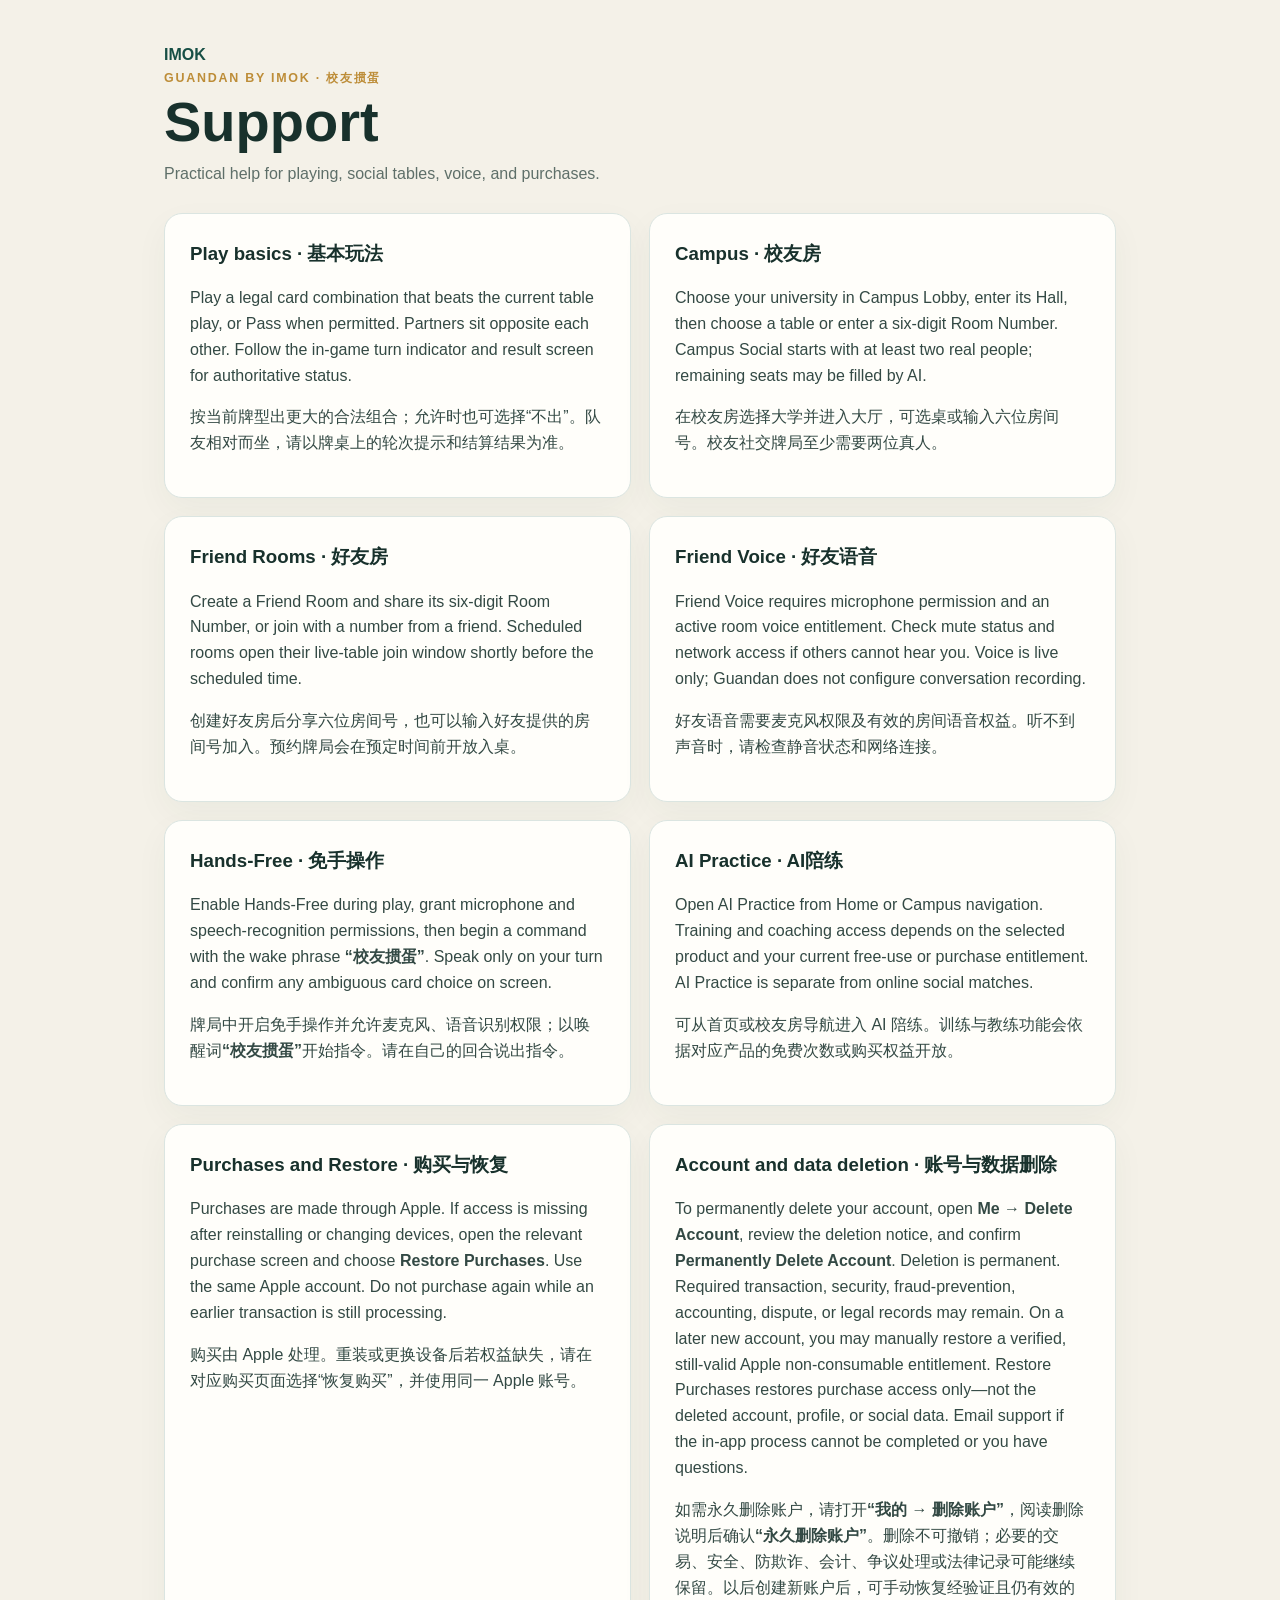
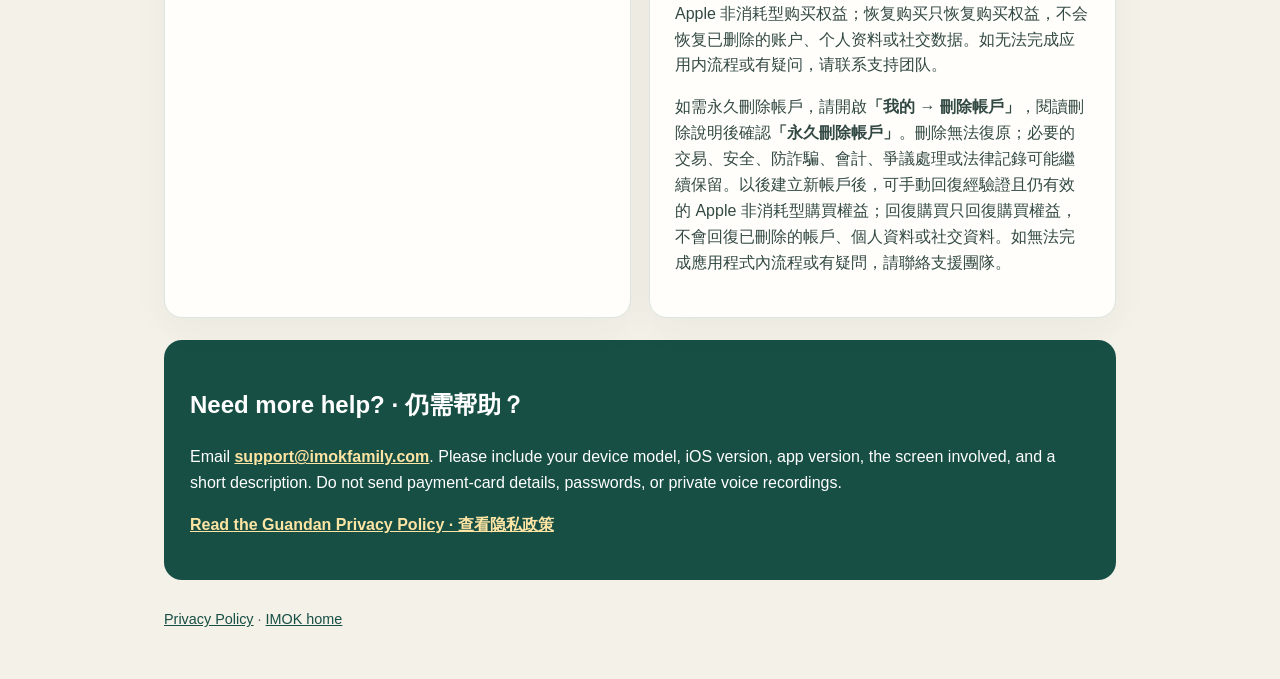
<file: guandan/support/index.html>
<!doctype html>
<html lang="en">
<head>
  <meta charset="utf-8">
  <meta name="viewport" content="width=device-width,initial-scale=1">
  <meta name="theme-color" content="#174f45">
  <meta name="description" content="Support for Guandan by IMOK / 校友掼蛋.">
  <title>Guandan by IMOK Support</title>
  <style>
    :root{color-scheme:light;--ink:#18312c;--muted:#5e6f69;--line:#dbe5e1;--paper:#fffefa;--green:#174f45;--gold:#bd8d38}*{box-sizing:border-box}body{margin:0;background:#f4f1e8;color:var(--ink);font:16px/1.62 -apple-system,BlinkMacSystemFont,"Segoe UI",sans-serif}header,main,footer{max-width:1000px;margin:auto}header{padding:42px 24px 26px}.brand{font-weight:800;text-decoration:none;color:var(--green)}.eyebrow{color:var(--gold);font-size:.78rem;font-weight:800;letter-spacing:.14em;text-transform:uppercase}h1{font-size:clamp(2rem,6vw,3.5rem);line-height:1.08;margin:.25rem 0 .5rem}header p{color:var(--muted);margin:0}.grid{display:grid;grid-template-columns:repeat(2,minmax(0,1fr));gap:18px;padding:0 24px}.card{background:var(--paper);border:1px solid var(--line);border-radius:18px;padding:25px;box-shadow:0 12px 34px #173b300b}.card h2{font-size:1.17rem;margin:0 0 .45rem}.card p,.card li{color:#334944}.card ul,.card ol{padding-left:1.2rem}.contact{margin:22px 24px 0;background:var(--green);color:white;border-radius:18px;padding:26px}.contact a{color:#ffe5a4;font-weight:700}footer{padding:28px 24px 48px;color:var(--muted);font-size:.9rem}footer a{color:var(--green)}code{background:#edf2ef;border-radius:6px;padding:.1rem .35rem}@media(max-width:680px){header{padding-top:28px}.grid{grid-template-columns:1fr}.contact{border-radius:0;margin-left:0;margin-right:0}}
  </style>
</head>
<body>
  <header>
    <a class="brand" href="/">IMOK</a>
    <div class="eyebrow">Guandan by IMOK · 校友掼蛋</div>
    <h1>Support</h1>
    <p>Practical help for playing, social tables, voice, and purchases.</p>
  </header>
  <main>
    <section class="grid">
      <article class="card">
        <h2>Play basics · 基本玩法</h2>
        <p>Play a legal card combination that beats the current table play, or Pass when permitted. Partners sit opposite each other. Follow the in-game turn indicator and result screen for authoritative status.</p>
        <p>按当前牌型出更大的合法组合；允许时也可选择“不出”。队友相对而坐，请以牌桌上的轮次提示和结算结果为准。</p>
      </article>
      <article class="card">
        <h2>Campus · 校友房</h2>
        <p>Choose your university in Campus Lobby, enter its Hall, then choose a table or enter a six-digit Room Number. Campus Social starts with at least two real people; remaining seats may be filled by AI.</p>
        <p>在校友房选择大学并进入大厅，可选桌或输入六位房间号。校友社交牌局至少需要两位真人。</p>
      </article>
      <article class="card">
        <h2>Friend Rooms · 好友房</h2>
        <p>Create a Friend Room and share its six-digit Room Number, or join with a number from a friend. Scheduled rooms open their live-table join window shortly before the scheduled time.</p>
        <p>创建好友房后分享六位房间号，也可以输入好友提供的房间号加入。预约牌局会在预定时间前开放入桌。</p>
      </article>
      <article class="card">
        <h2>Friend Voice · 好友语音</h2>
        <p>Friend Voice requires microphone permission and an active room voice entitlement. Check mute status and network access if others cannot hear you. Voice is live only; Guandan does not configure conversation recording.</p>
        <p>好友语音需要麦克风权限及有效的房间语音权益。听不到声音时，请检查静音状态和网络连接。</p>
      </article>
      <article class="card">
        <h2>Hands-Free · 免手操作</h2>
        <p>Enable Hands-Free during play, grant microphone and speech-recognition permissions, then begin a command with the wake phrase <strong>“校友掼蛋”</strong>. Speak only on your turn and confirm any ambiguous card choice on screen.</p>
        <p>牌局中开启免手操作并允许麦克风、语音识别权限；以唤醒词<strong>“校友掼蛋”</strong>开始指令。请在自己的回合说出指令。</p>
      </article>
      <article class="card">
        <h2>AI Practice · AI陪练</h2>
        <p>Open AI Practice from Home or Campus navigation. Training and coaching access depends on the selected product and your current free-use or purchase entitlement. AI Practice is separate from online social matches.</p>
        <p>可从首页或校友房导航进入 AI 陪练。训练与教练功能会依据对应产品的免费次数或购买权益开放。</p>
      </article>
      <article class="card">
        <h2>Purchases and Restore · 购买与恢复</h2>
        <p>Purchases are made through Apple. If access is missing after reinstalling or changing devices, open the relevant purchase screen and choose <strong>Restore Purchases</strong>. Use the same Apple account. Do not purchase again while an earlier transaction is still processing.</p>
        <p>购买由 Apple 处理。重装或更换设备后若权益缺失，请在对应购买页面选择“恢复购买”，并使用同一 Apple 账号。</p>
      </article>
      <article class="card">
        <h2>Account and data deletion · 账号与数据删除</h2>
        <p>To permanently delete your account, open <strong>Me → Delete Account</strong>, review the deletion notice, and confirm <strong>Permanently Delete Account</strong>. Deletion is permanent. Required transaction, security, fraud-prevention, accounting, dispute, or legal records may remain. On a later new account, you may manually restore a verified, still-valid Apple non-consumable entitlement. Restore Purchases restores purchase access only—not the deleted account, profile, or social data. Email support if the in-app process cannot be completed or you have questions.</p>
        <p>如需永久删除账户，请打开<strong>“我的 → 删除账户”</strong>，阅读删除说明后确认<strong>“永久删除账户”</strong>。删除不可撤销；必要的交易、安全、防欺诈、会计、争议处理或法律记录可能继续保留。以后创建新账户后，可手动恢复经验证且仍有效的 Apple 非消耗型购买权益；恢复购买只恢复购买权益，不会恢复已删除的账户、个人资料或社交数据。如无法完成应用内流程或有疑问，请联系支持团队。</p>
        <p>如需永久刪除帳戶，請開啟<strong>「我的 → 刪除帳戶」</strong>，閱讀刪除說明後確認<strong>「永久刪除帳戶」</strong>。刪除無法復原；必要的交易、安全、防詐騙、會計、爭議處理或法律記錄可能繼續保留。以後建立新帳戶後，可手動回復經驗證且仍有效的 Apple 非消耗型購買權益；回復購買只回復購買權益，不會回復已刪除的帳戶、個人資料或社交資料。如無法完成應用程式內流程或有疑問，請聯絡支援團隊。</p>
      </article>
    </section>
    <section class="contact">
      <h2>Need more help? · 仍需帮助？</h2>
      <p>Email <a href="mailto:support@imokfamily.com">support@imokfamily.com</a>. Please include your device model, iOS version, app version, the screen involved, and a short description. Do not send payment-card details, passwords, or private voice recordings.</p>
      <p><a href="/guandan/privacy">Read the Guandan Privacy Policy · 查看隐私政策</a></p>
    </section>
  </main>
  <footer><a href="/guandan/privacy">Privacy Policy</a> · <a href="/">IMOK home</a></footer>
</body>
</html>
</file>
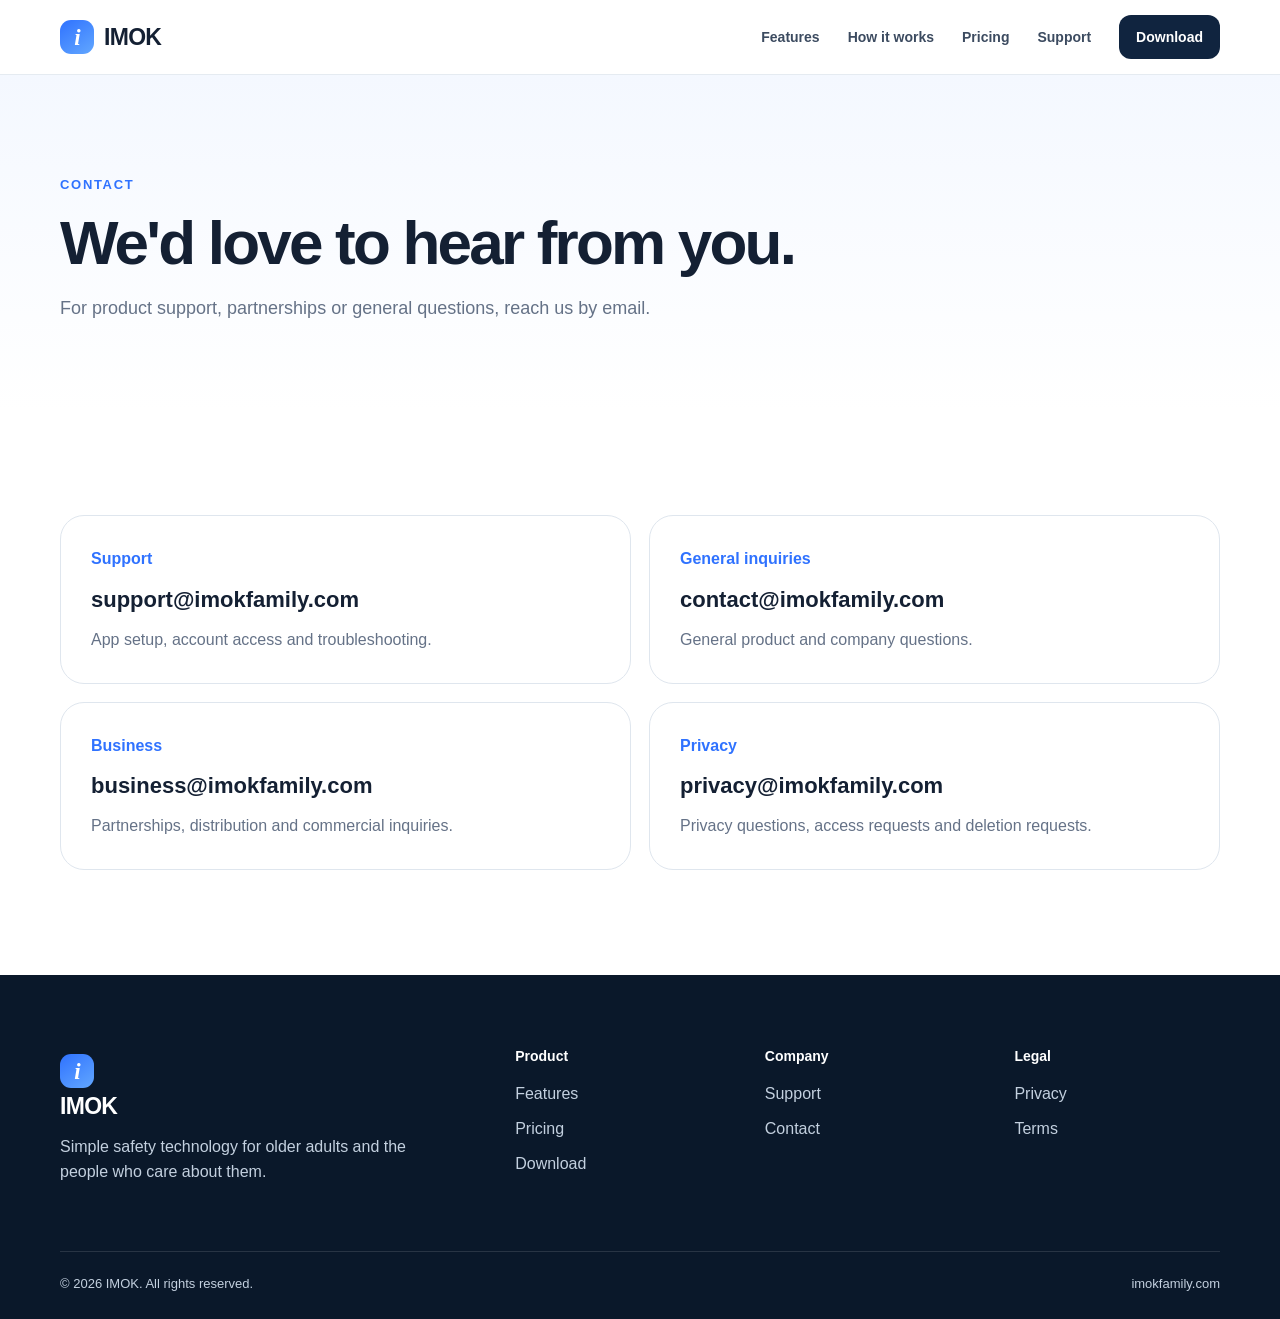
<file: contact.html>
<!doctype html><html lang="en"><head><title>Contact | IMOK</title><meta name="description" content="Contact IMOK."><meta charset="UTF-8">
<meta name="viewport" content="width=device-width, initial-scale=1">
<meta name="theme-color" content="#10243f">
<link rel="icon" href="assets/img/favicon.svg" type="image/svg+xml">
<link rel="stylesheet" href="assets/css/style.css">
<script defer src="assets/js/main.js"></script></head>
<body><header class="site-header">
  <div class="shell nav-wrap">
    <a class="brand" href="index.html" aria-label="IMOK home">
      <span class="brand-mark">i</span><span>IMOK</span>
    </a>
    <button class="nav-toggle" type="button" aria-expanded="false" aria-controls="primary-nav">Menu</button>
    <nav id="primary-nav" class="nav-links" aria-label="Primary navigation">
      <a href="index.html#features">Features</a>
      <a href="index.html#how">How it works</a>
      <a href="index.html#pricing">Pricing</a>
      <a href="support.html">Support</a>
      <a class="nav-cta" href="index.html#download">Download</a>
    </nav>
  </div>
</header><main>
<section class="subpage-hero"><div class="shell"><div class="eyebrow">Contact</div><h1>We'd love to hear from you.</h1><p>For product support, partnerships or general questions, reach us by email.</p></div></section>
<section class="section"><div class="shell contact-cards">
<a class="contact-card" href="mailto:support@imokfamily.com"><span>Support</span><strong>support@imokfamily.com</strong><p>App setup, account access and troubleshooting.</p></a>
<a class="contact-card" href="mailto:contact@imokfamily.com"><span>General inquiries</span><strong>contact@imokfamily.com</strong><p>General product and company questions.</p></a><a class="contact-card" href="mailto:business@imokfamily.com"><span>Business</span><strong>business@imokfamily.com</strong><p>Partnerships, distribution and commercial inquiries.</p></a><a class="contact-card" href="mailto:privacy@imokfamily.com"><span>Privacy</span><strong>privacy@imokfamily.com</strong><p>Privacy questions, access requests and deletion requests.</p></a>
</div></section></main><footer class="site-footer">
  <div class="shell footer-grid">
    <div>
      <a class="brand brand-footer" href="index.html"><span class="brand-mark">i</span><span>IMOK</span></a>
      <p>Simple safety technology for older adults and the people who care about them.</p>
    </div>
    <div><h3>Product</h3><a href="index.html#features">Features</a><a href="index.html#pricing">Pricing</a><a href="index.html#download">Download</a></div>
    <div><h3>Company</h3><a href="support.html">Support</a><a href="contact.html">Contact</a></div>
    <div><h3>Legal</h3><a href="privacy.html">Privacy</a><a href="terms.html">Terms</a></div>
  </div>
  <div class="shell footer-bottom"><span>© 2026 IMOK. All rights reserved.</span><span>imokfamily.com</span></div>
</footer></body></html>
</file>
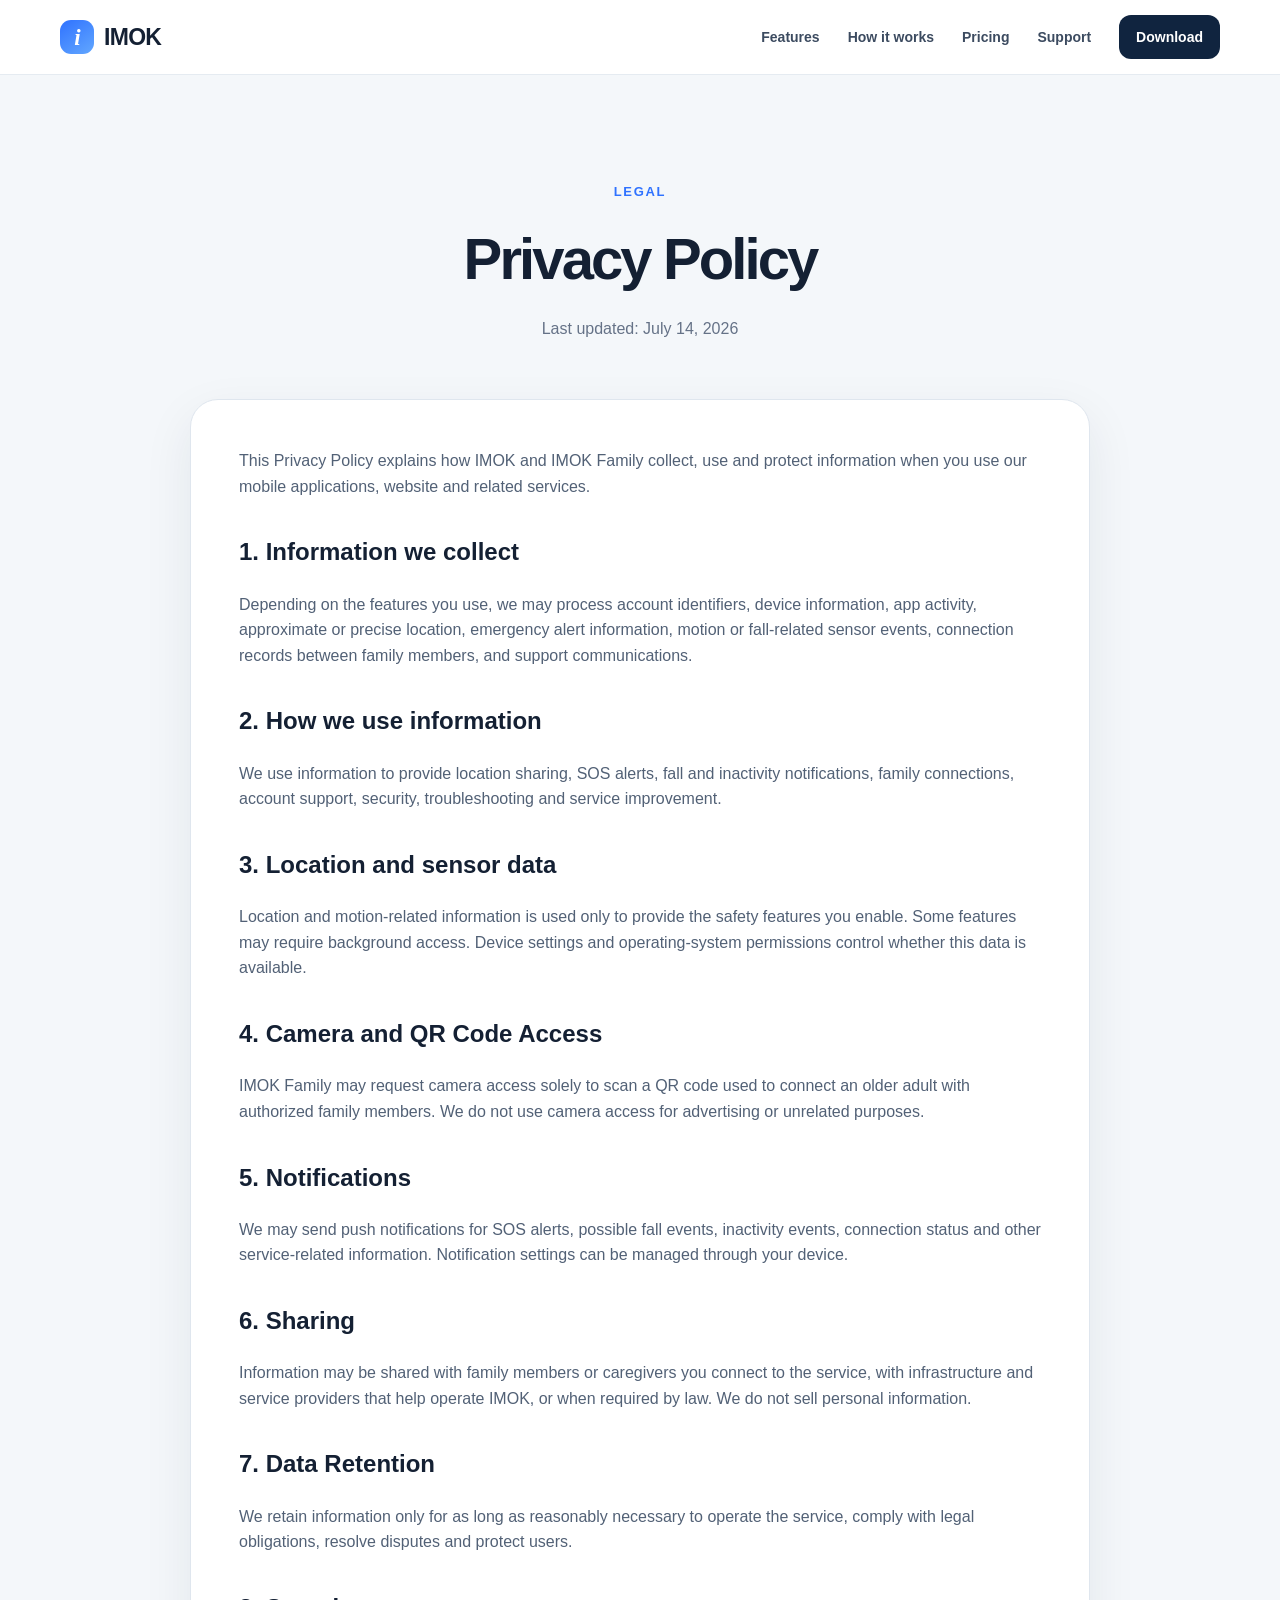
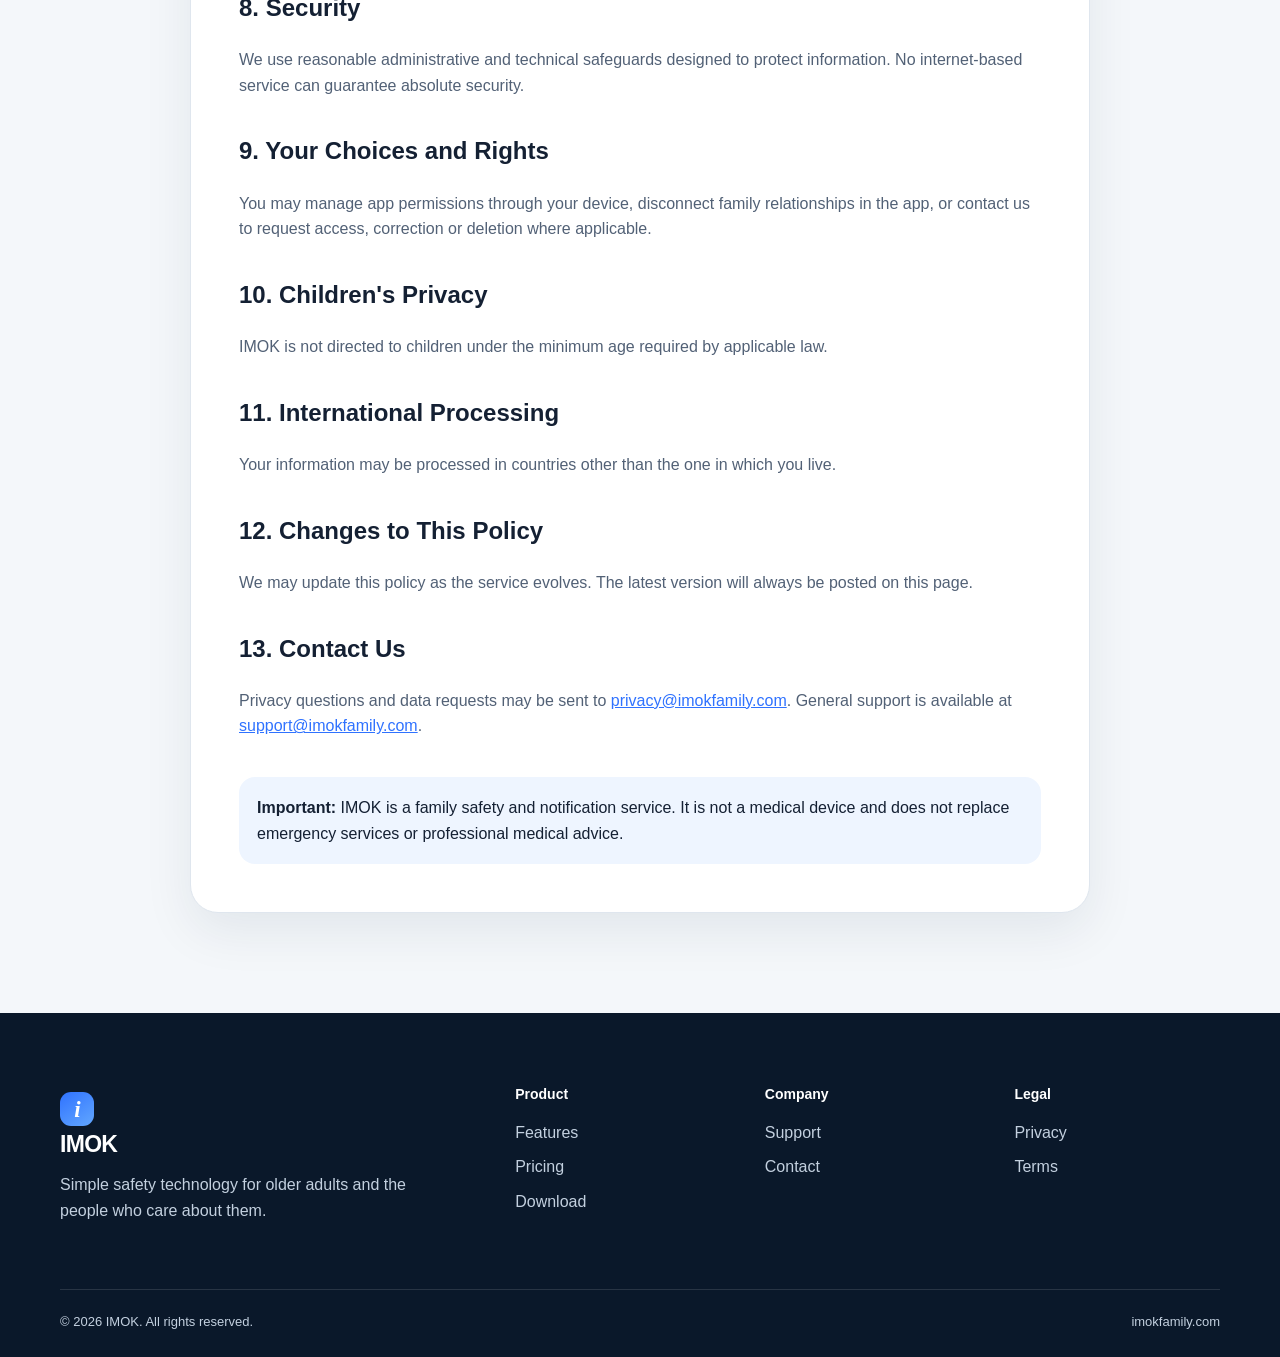
<file: privacy.html>
<!doctype html><html lang="en"><head><title>Privacy Policy | IMOK</title><meta name="description" content="IMOK Privacy Policy."><meta charset="UTF-8">
<meta name="viewport" content="width=device-width, initial-scale=1">
<meta name="theme-color" content="#10243f">
<link rel="icon" href="assets/img/favicon.svg" type="image/svg+xml">
<link rel="stylesheet" href="assets/css/style.css">
<script defer src="assets/js/main.js"></script></head>
<body><header class="site-header">
  <div class="shell nav-wrap">
    <a class="brand" href="index.html" aria-label="IMOK home">
      <span class="brand-mark">i</span><span>IMOK</span>
    </a>
    <button class="nav-toggle" type="button" aria-expanded="false" aria-controls="primary-nav">Menu</button>
    <nav id="primary-nav" class="nav-links" aria-label="Primary navigation">
      <a href="index.html#features">Features</a>
      <a href="index.html#how">How it works</a>
      <a href="index.html#pricing">Pricing</a>
      <a href="support.html">Support</a>
      <a class="nav-cta" href="index.html#download">Download</a>
    </nav>
  </div>
</header><main class="legal-page"><div class="shell legal-shell"><div class="legal-hero"><div class="eyebrow">Legal</div><h1>Privacy Policy</h1><p>Last updated: July 14, 2026</p></div><article class="legal-card">
<p>This Privacy Policy explains how IMOK and IMOK Family collect, use and protect information when you use our mobile applications, website and related services.</p>
<h2>1. Information we collect</h2><p>Depending on the features you use, we may process account identifiers, device information, app activity, approximate or precise location, emergency alert information, motion or fall-related sensor events, connection records between family members, and support communications.</p>
<h2>2. How we use information</h2><p>We use information to provide location sharing, SOS alerts, fall and inactivity notifications, family connections, account support, security, troubleshooting and service improvement.</p>
<h2>3. Location and sensor data</h2><p>Location and motion-related information is used only to provide the safety features you enable. Some features may require background access. Device settings and operating-system permissions control whether this data is available.</p>
<h2>4. Camera and QR Code Access</h2><p>IMOK Family may request camera access solely to scan a QR code used to connect an older adult with authorized family members. We do not use camera access for advertising or unrelated purposes.</p><h2>5. Notifications</h2><p>We may send push notifications for SOS alerts, possible fall events, inactivity events, connection status and other service-related information. Notification settings can be managed through your device.</p><h2>6. Sharing</h2><p>Information may be shared with family members or caregivers you connect to the service, with infrastructure and service providers that help operate IMOK, or when required by law. We do not sell personal information.</p>
<h2>7. Data Retention</h2><p>We retain information only for as long as reasonably necessary to operate the service, comply with legal obligations, resolve disputes and protect users.</p>
<h2>8. Security</h2><p>We use reasonable administrative and technical safeguards designed to protect information. No internet-based service can guarantee absolute security.</p>
<h2>9. Your Choices and Rights</h2><p>You may manage app permissions through your device, disconnect family relationships in the app, or contact us to request access, correction or deletion where applicable.</p>
<h2>10. Children's Privacy</h2><p>IMOK is not directed to children under the minimum age required by applicable law.</p>
<h2>11. International Processing</h2><p>Your information may be processed in countries other than the one in which you live.</p>
<h2>12. Changes to This Policy</h2><p>We may update this policy as the service evolves. The latest version will always be posted on this page.</p>
<h2>13. Contact Us</h2><p>Privacy questions and data requests may be sent to <a href="mailto:privacy@imokfamily.com">privacy@imokfamily.com</a>. General support is available at <a href="mailto:support@imokfamily.com">support@imokfamily.com</a>.</p>
<div class="legal-note"><strong>Important:</strong> IMOK is a family safety and notification service. It is not a medical device and does not replace emergency services or professional medical advice.</div>
</article></div></main><footer class="site-footer">
  <div class="shell footer-grid">
    <div>
      <a class="brand brand-footer" href="index.html"><span class="brand-mark">i</span><span>IMOK</span></a>
      <p>Simple safety technology for older adults and the people who care about them.</p>
    </div>
    <div><h3>Product</h3><a href="index.html#features">Features</a><a href="index.html#pricing">Pricing</a><a href="index.html#download">Download</a></div>
    <div><h3>Company</h3><a href="support.html">Support</a><a href="contact.html">Contact</a></div>
    <div><h3>Legal</h3><a href="privacy.html">Privacy</a><a href="terms.html">Terms</a></div>
  </div>
  <div class="shell footer-bottom"><span>© 2026 IMOK. All rights reserved.</span><span>imokfamily.com</span></div>
</footer></body></html>
</file>
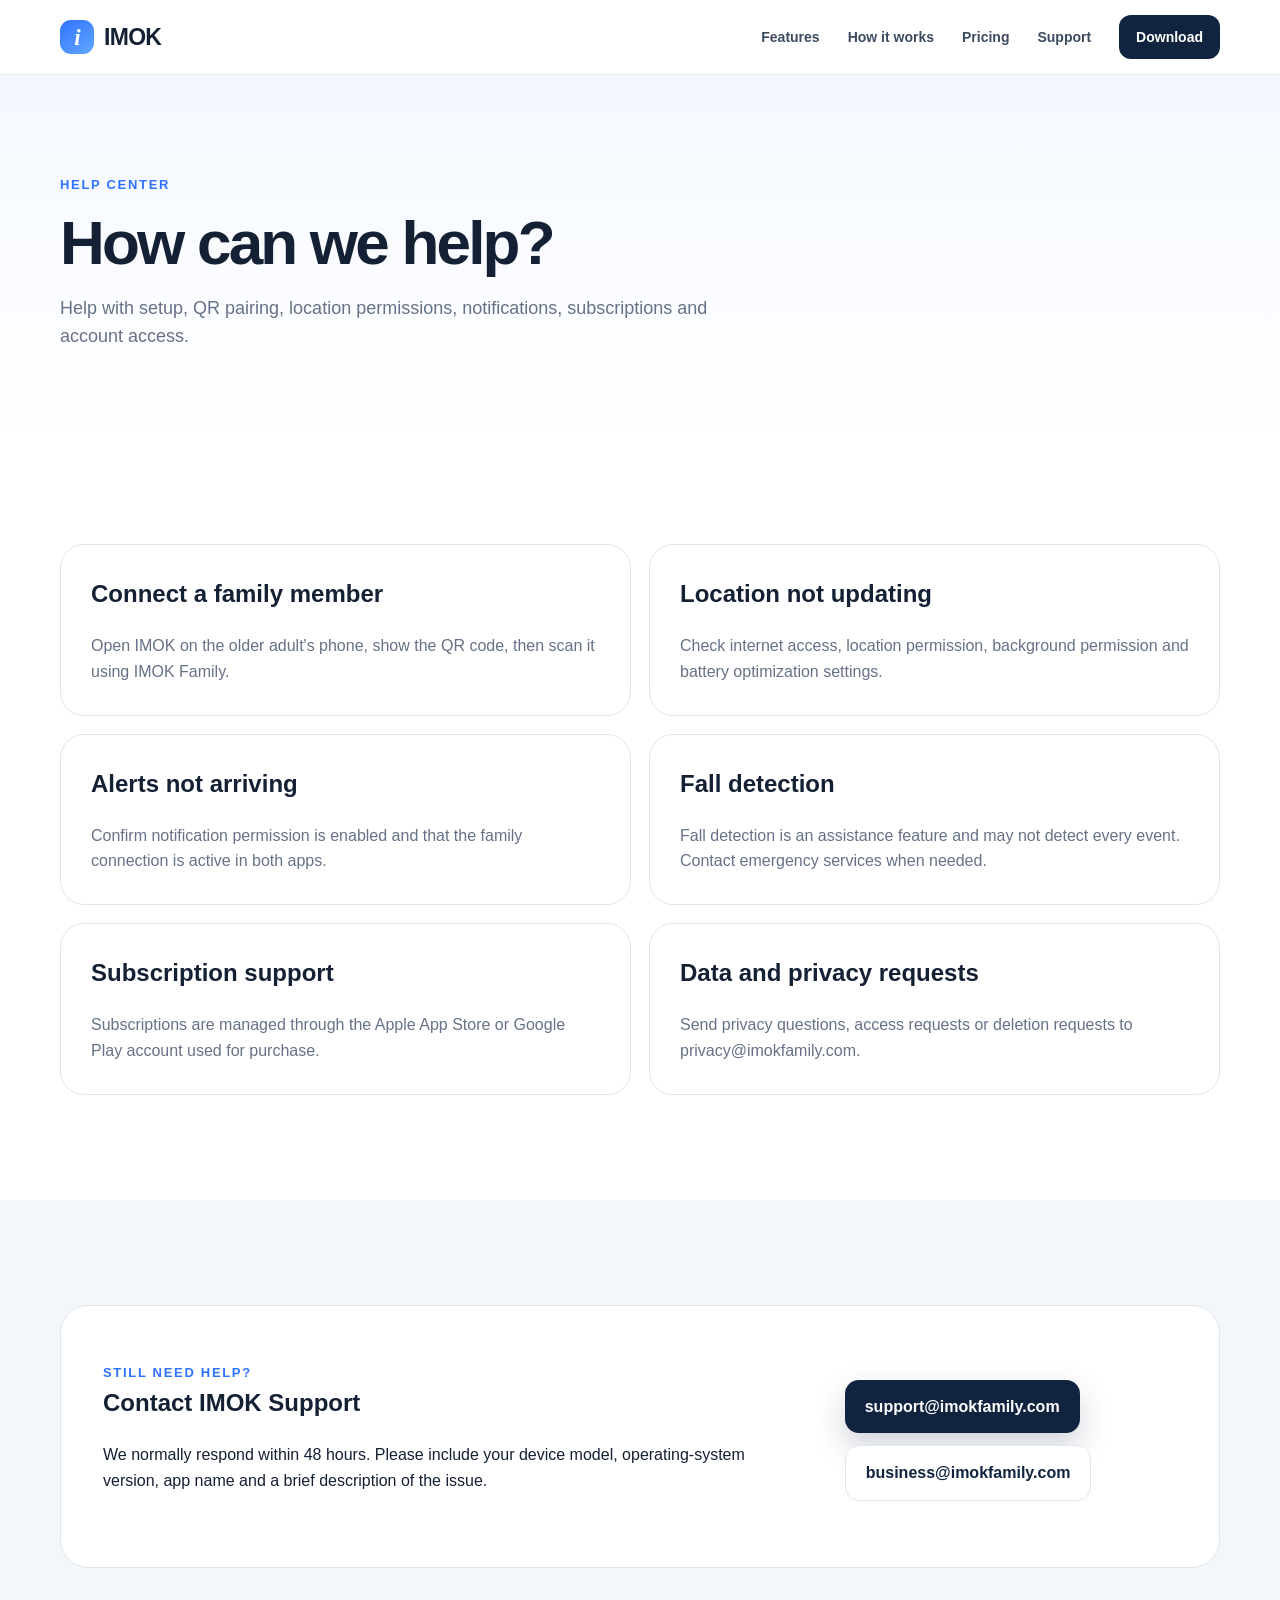
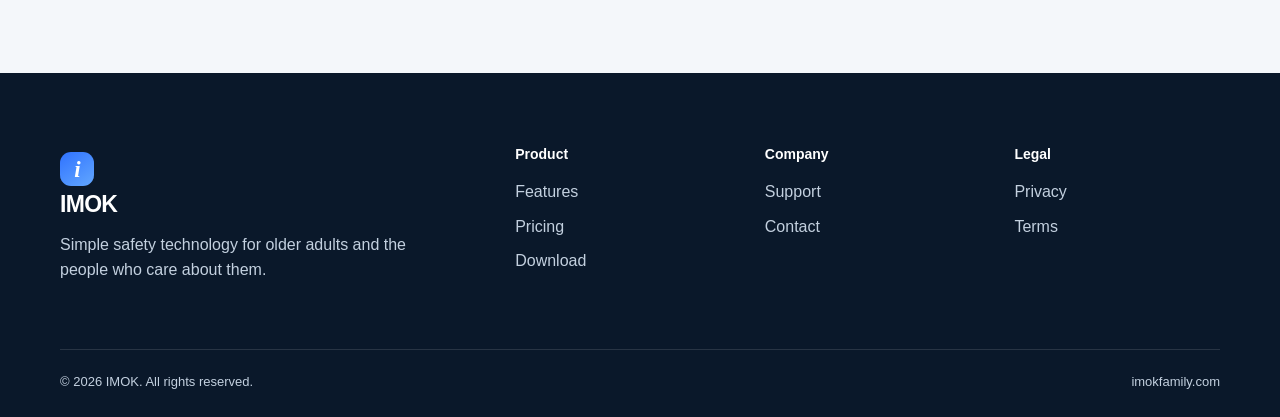
<file: support.html>
<!doctype html><html lang="en"><head><title>Support | IMOK</title><meta name="description" content="Get help with IMOK and IMOK Family."><meta charset="UTF-8">
<meta name="viewport" content="width=device-width, initial-scale=1">
<meta name="theme-color" content="#10243f">
<link rel="icon" href="assets/img/favicon.svg" type="image/svg+xml">
<link rel="stylesheet" href="assets/css/style.css">
<script defer src="assets/js/main.js"></script></head>
<body><header class="site-header">
  <div class="shell nav-wrap">
    <a class="brand" href="index.html" aria-label="IMOK home">
      <span class="brand-mark">i</span><span>IMOK</span>
    </a>
    <button class="nav-toggle" type="button" aria-expanded="false" aria-controls="primary-nav">Menu</button>
    <nav id="primary-nav" class="nav-links" aria-label="Primary navigation">
      <a href="index.html#features">Features</a>
      <a href="index.html#how">How it works</a>
      <a href="index.html#pricing">Pricing</a>
      <a href="support.html">Support</a>
      <a class="nav-cta" href="index.html#download">Download</a>
    </nav>
  </div>
</header><main>
<section class="subpage-hero"><div class="shell"><div class="eyebrow">Help center</div><h1>How can we help?</h1><p>Help with setup, QR pairing, location permissions, notifications, subscriptions and account access.</p></div></section>
<section class="section"><div class="shell support-grid">
<article class="support-card"><h2>Connect a family member</h2><p>Open IMOK on the older adult's phone, show the QR code, then scan it using IMOK Family.</p></article>
<article class="support-card"><h2>Location not updating</h2><p>Check internet access, location permission, background permission and battery optimization settings.</p></article>
<article class="support-card"><h2>Alerts not arriving</h2><p>Confirm notification permission is enabled and that the family connection is active in both apps.</p></article>
<article class="support-card"><h2>Fall detection</h2><p>Fall detection is an assistance feature and may not detect every event. Contact emergency services when needed.</p></article>
<article class="support-card"><h2>Subscription support</h2><p>Subscriptions are managed through the Apple App Store or Google Play account used for purchase.</p></article><article class="support-card"><h2>Data and privacy requests</h2><p>Send privacy questions, access requests or deletion requests to privacy@imokfamily.com.</p></article></div></section>
<section class="section section-soft"><div class="shell contact-panel"><div><div class="eyebrow">Still need help?</div><h2>Contact IMOK Support</h2><p>We normally respond within 48 hours. Please include your device model, operating-system version, app name and a brief description of the issue.</p></div><div class="hero-actions"><a class="btn btn-primary" href="mailto:support@imokfamily.com">support@imokfamily.com</a><a class="btn btn-secondary" href="mailto:business@imokfamily.com">business@imokfamily.com</a></div></div></section>
</main><footer class="site-footer">
  <div class="shell footer-grid">
    <div>
      <a class="brand brand-footer" href="index.html"><span class="brand-mark">i</span><span>IMOK</span></a>
      <p>Simple safety technology for older adults and the people who care about them.</p>
    </div>
    <div><h3>Product</h3><a href="index.html#features">Features</a><a href="index.html#pricing">Pricing</a><a href="index.html#download">Download</a></div>
    <div><h3>Company</h3><a href="support.html">Support</a><a href="contact.html">Contact</a></div>
    <div><h3>Legal</h3><a href="privacy.html">Privacy</a><a href="terms.html">Terms</a></div>
  </div>
  <div class="shell footer-bottom"><span>© 2026 IMOK. All rights reserved.</span><span>imokfamily.com</span></div>
</footer></body></html>
</file>
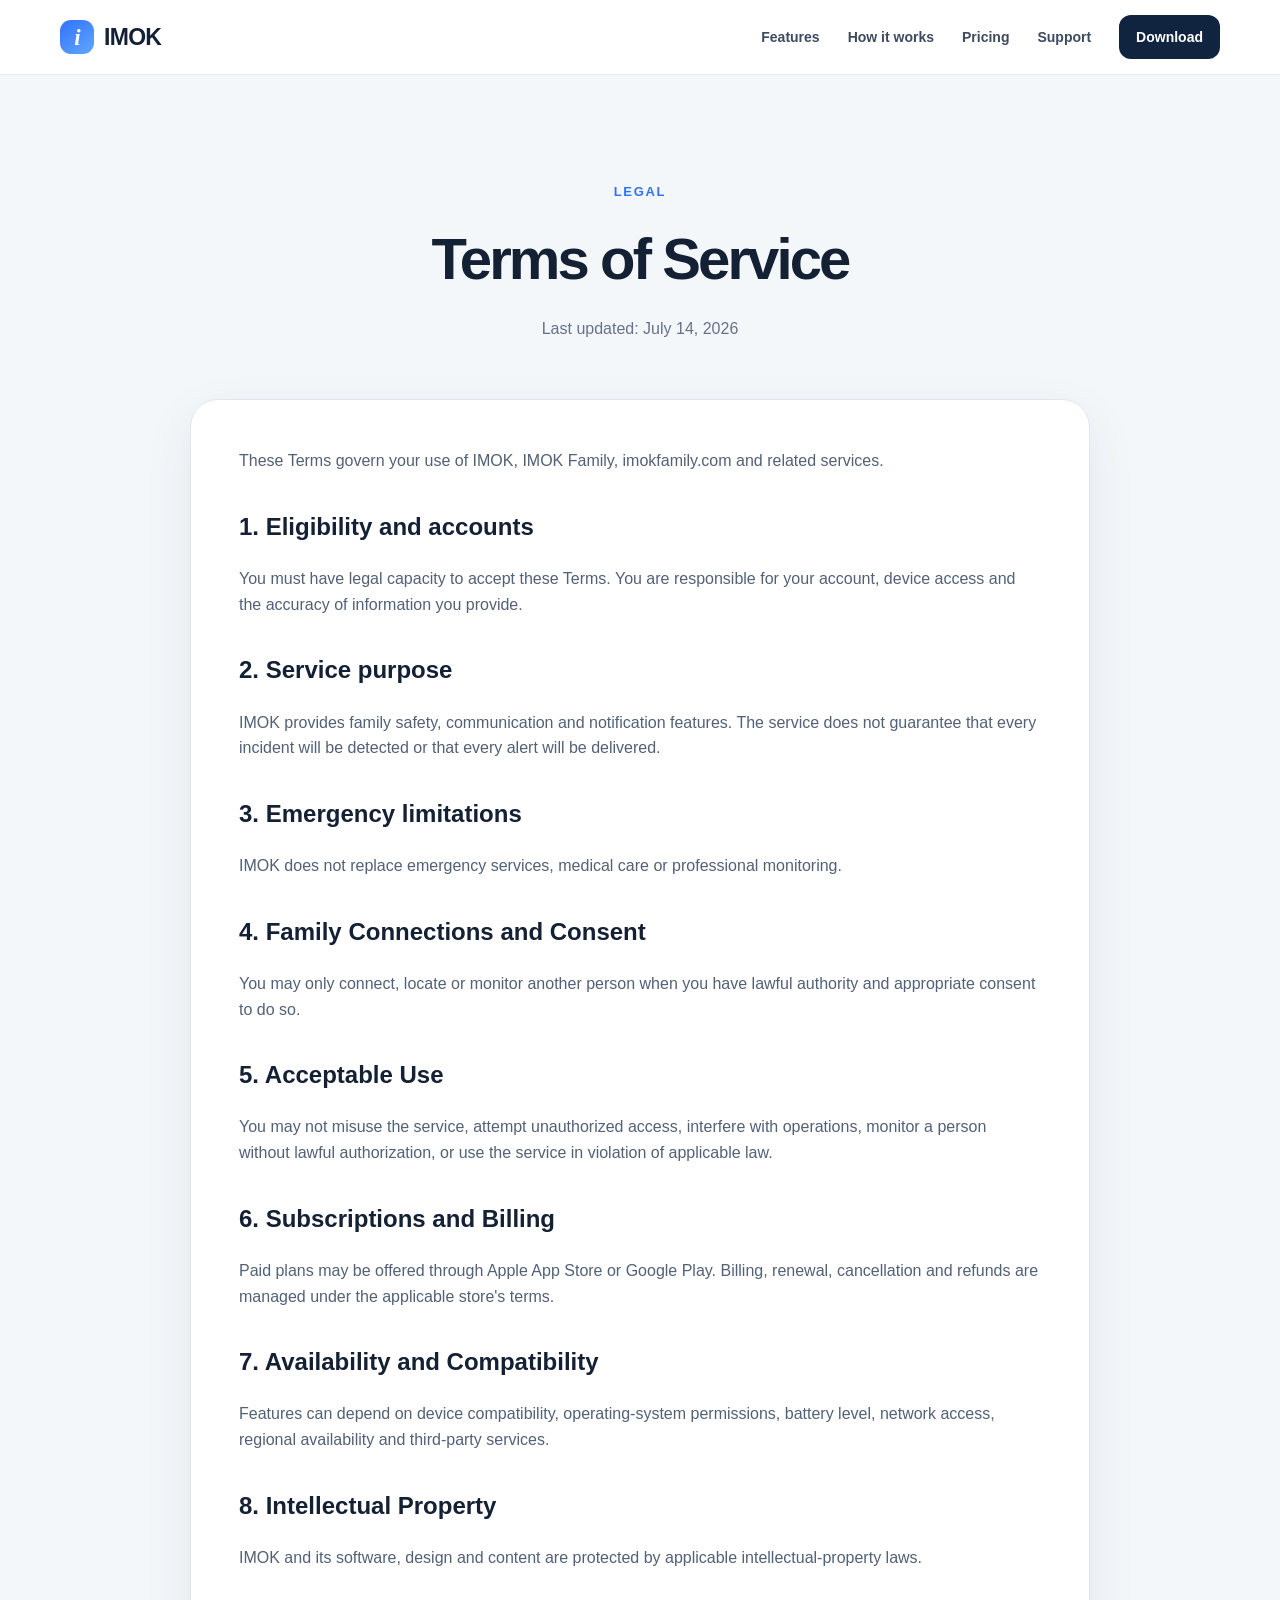
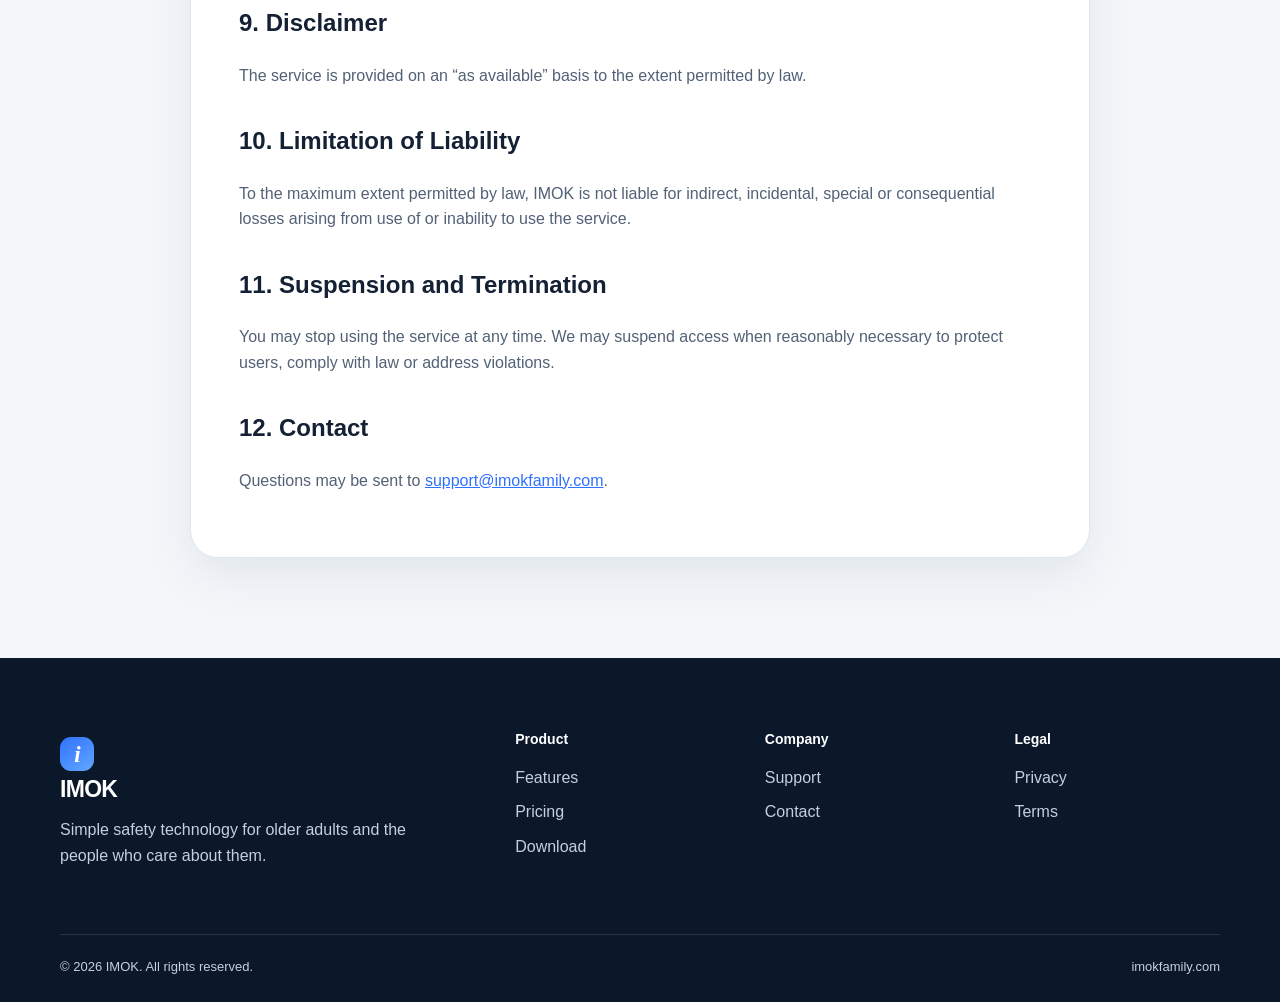
<file: terms.html>
<!doctype html><html lang="en"><head><title>Terms of Service | IMOK</title><meta name="description" content="IMOK Terms of Service."><meta charset="UTF-8">
<meta name="viewport" content="width=device-width, initial-scale=1">
<meta name="theme-color" content="#10243f">
<link rel="icon" href="assets/img/favicon.svg" type="image/svg+xml">
<link rel="stylesheet" href="assets/css/style.css">
<script defer src="assets/js/main.js"></script></head>
<body><header class="site-header">
  <div class="shell nav-wrap">
    <a class="brand" href="index.html" aria-label="IMOK home">
      <span class="brand-mark">i</span><span>IMOK</span>
    </a>
    <button class="nav-toggle" type="button" aria-expanded="false" aria-controls="primary-nav">Menu</button>
    <nav id="primary-nav" class="nav-links" aria-label="Primary navigation">
      <a href="index.html#features">Features</a>
      <a href="index.html#how">How it works</a>
      <a href="index.html#pricing">Pricing</a>
      <a href="support.html">Support</a>
      <a class="nav-cta" href="index.html#download">Download</a>
    </nav>
  </div>
</header><main class="legal-page"><div class="shell legal-shell"><div class="legal-hero"><div class="eyebrow">Legal</div><h1>Terms of Service</h1><p>Last updated: July 14, 2026</p></div><article class="legal-card">
<p>These Terms govern your use of IMOK, IMOK Family, imokfamily.com and related services.</p>
<h2>1. Eligibility and accounts</h2><p>You must have legal capacity to accept these Terms. You are responsible for your account, device access and the accuracy of information you provide.</p>
<h2>2. Service purpose</h2><p>IMOK provides family safety, communication and notification features. The service does not guarantee that every incident will be detected or that every alert will be delivered.</p>
<h2>3. Emergency limitations</h2><p>IMOK does not replace emergency services, medical care or professional monitoring.</p>
<h2>4. Family Connections and Consent</h2><p>You may only connect, locate or monitor another person when you have lawful authority and appropriate consent to do so.</p><h2>5. Acceptable Use</h2><p>You may not misuse the service, attempt unauthorized access, interfere with operations, monitor a person without lawful authorization, or use the service in violation of applicable law.</p>
<h2>6. Subscriptions and Billing</h2><p>Paid plans may be offered through Apple App Store or Google Play. Billing, renewal, cancellation and refunds are managed under the applicable store's terms.</p>
<h2>7. Availability and Compatibility</h2><p>Features can depend on device compatibility, operating-system permissions, battery level, network access, regional availability and third-party services.</p>
<h2>8. Intellectual Property</h2><p>IMOK and its software, design and content are protected by applicable intellectual-property laws.</p>
<h2>9. Disclaimer</h2><p>The service is provided on an “as available” basis to the extent permitted by law.</p>
<h2>10. Limitation of Liability</h2><p>To the maximum extent permitted by law, IMOK is not liable for indirect, incidental, special or consequential losses arising from use of or inability to use the service.</p>
<h2>11. Suspension and Termination</h2><p>You may stop using the service at any time. We may suspend access when reasonably necessary to protect users, comply with law or address violations.</p>
<h2>12. Contact</h2><p>Questions may be sent to <a href="mailto:support@imokfamily.com">support@imokfamily.com</a>.</p>
</article></div></main><footer class="site-footer">
  <div class="shell footer-grid">
    <div>
      <a class="brand brand-footer" href="index.html"><span class="brand-mark">i</span><span>IMOK</span></a>
      <p>Simple safety technology for older adults and the people who care about them.</p>
    </div>
    <div><h3>Product</h3><a href="index.html#features">Features</a><a href="index.html#pricing">Pricing</a><a href="index.html#download">Download</a></div>
    <div><h3>Company</h3><a href="support.html">Support</a><a href="contact.html">Contact</a></div>
    <div><h3>Legal</h3><a href="privacy.html">Privacy</a><a href="terms.html">Terms</a></div>
  </div>
  <div class="shell footer-bottom"><span>© 2026 IMOK. All rights reserved.</span><span>imokfamily.com</span></div>
</footer></body></html>
</file>
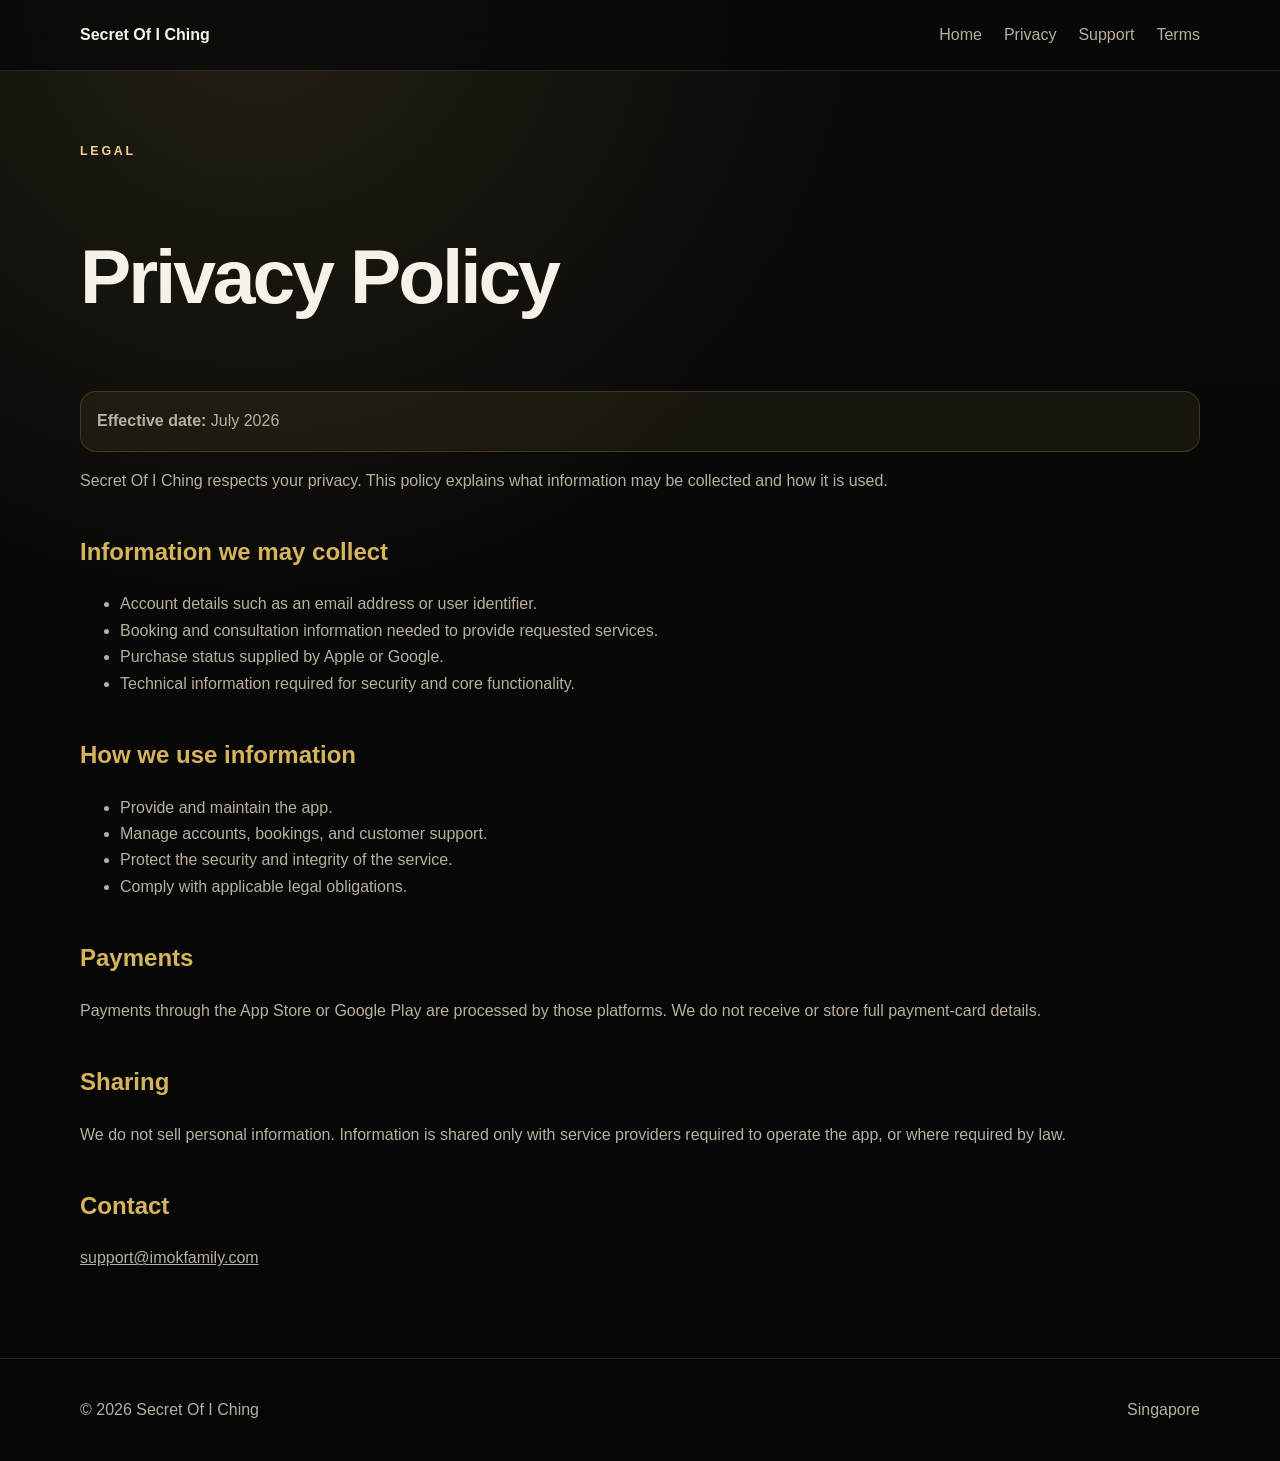
<file: sic/privacy.html>
<!doctype html><html lang="en"><head><meta charset="utf-8"><meta name="viewport" content="width=device-width,initial-scale=1"><title>Privacy Policy — Secret Of I Ching</title><meta name="description" content="Privacy Policy for Secret Of I Ching."><style>
:root{--bg:#080808;--panel:#151513;--line:rgba(255,255,255,.12);--text:#f6f2e8;--muted:#b8b09f;--gold:#d6b45d;--gold2:#f0d38a;--max:1120px}
*{box-sizing:border-box}html{scroll-behavior:smooth}body{margin:0;background:radial-gradient(circle at 20% 0,rgba(214,180,93,.12),transparent 34%),linear-gradient(#0a0a09,#060606);color:var(--text);font-family:-apple-system,BlinkMacSystemFont,"Segoe UI",Arial,sans-serif;line-height:1.65}
a{color:inherit}.container{width:min(calc(100% - 40px),var(--max));margin:auto}.header{position:sticky;top:0;z-index:5;background:rgba(8,8,8,.78);backdrop-filter:blur(18px);border-bottom:1px solid var(--line)}.nav{height:70px;display:flex;align-items:center;justify-content:space-between}.brand{text-decoration:none;font-weight:750}.navlinks{display:flex;gap:22px}.navlinks a{text-decoration:none;color:var(--muted)}.hero{min-height:78vh;display:grid;place-items:center;text-align:center;padding:80px 0}.eyebrow{color:var(--gold2);text-transform:uppercase;letter-spacing:.22em;font-size:.78rem;font-weight:700}.hero h1{font-size:clamp(3.4rem,9vw,7.5rem);line-height:.92;letter-spacing:-.055em;margin:22px 0}.hero h1 span{display:block;color:var(--gold)}.lead{max-width:760px;margin:auto;color:var(--muted);font-size:1.18rem}.actions{display:flex;justify-content:center;gap:14px;flex-wrap:wrap;margin-top:32px}.btn{display:inline-flex;min-height:50px;align-items:center;padding:0 24px;border-radius:999px;text-decoration:none;border:1px solid var(--line);font-weight:700}.primary{background:linear-gradient(135deg,var(--gold2),var(--gold));color:#171309;border:0}.section{padding:78px 0}.title{font-size:clamp(2.1rem,5vw,4.3rem);line-height:1.03;letter-spacing:-.04em;margin:0 0 18px}.grid{display:grid;grid-template-columns:repeat(4,1fr);gap:18px;margin-top:34px}.card{background:rgba(255,255,255,.055);border:1px solid var(--line);border-radius:22px;padding:26px}.card p,.legal p,.legal li{color:var(--muted)}.quote{font-size:clamp(2.2rem,5vw,5rem);line-height:1.04;letter-spacing:-.04em}.quote em{font-style:normal;color:var(--gold)}.links{display:flex;gap:14px;flex-wrap:wrap}.links .card{flex:1;min-width:220px;text-decoration:none}.footer{border-top:1px solid var(--line);padding:38px 0;color:var(--muted)}.foot{display:flex;justify-content:space-between;gap:20px;flex-wrap:wrap}.legal{padding:70px 0}.legal h1{font-size:clamp(2.6rem,6vw,5rem);letter-spacing:-.04em}.legal h2{color:var(--gold);margin-top:38px}.notice{border:1px solid rgba(214,180,93,.2);background:rgba(214,180,93,.08);border-radius:16px;padding:16px}.faq details{border:1px solid var(--line);background:rgba(255,255,255,.05);border-radius:16px;padding:16px 18px;margin:12px 0}.faq summary{cursor:pointer;font-weight:700}
@media(max-width:850px){.grid{grid-template-columns:repeat(2,1fr)}}@media(max-width:620px){.navlinks{display:none}.grid{grid-template-columns:1fr}.section{padding:58px 0}}
</style></head><body><header class="header"><div class="container nav"><a class="brand" href="index.html">Secret Of I Ching</a><nav class="navlinks"><a href="index.html">Home</a><a href="privacy.html">Privacy</a><a href="support.html">Support</a><a href="terms.html">Terms</a></nav></div></header><main class="legal"><div class="container"><div class="eyebrow">Legal</div><h1>Privacy Policy</h1><p class="notice"><strong>Effective date:</strong> July 2026</p><p>Secret Of I Ching respects your privacy. This policy explains what information may be collected and how it is used.</p><h2>Information we may collect</h2><ul><li>Account details such as an email address or user identifier.</li><li>Booking and consultation information needed to provide requested services.</li><li>Purchase status supplied by Apple or Google.</li><li>Technical information required for security and core functionality.</li></ul><h2>How we use information</h2><ul><li>Provide and maintain the app.</li><li>Manage accounts, bookings, and customer support.</li><li>Protect the security and integrity of the service.</li><li>Comply with applicable legal obligations.</li></ul><h2>Payments</h2><p>Payments through the App Store or Google Play are processed by those platforms. We do not receive or store full payment-card details.</p><h2>Sharing</h2><p>We do not sell personal information. Information is shared only with service providers required to operate the app, or where required by law.</p><h2>Contact</h2><p><a href="mailto:support@imokfamily.com">support@imokfamily.com</a></p></div></main><footer class="footer"><div class="container foot"><span>© 2026 Secret Of I Ching</span><span>Singapore</span></div></footer></body></html>
</file>
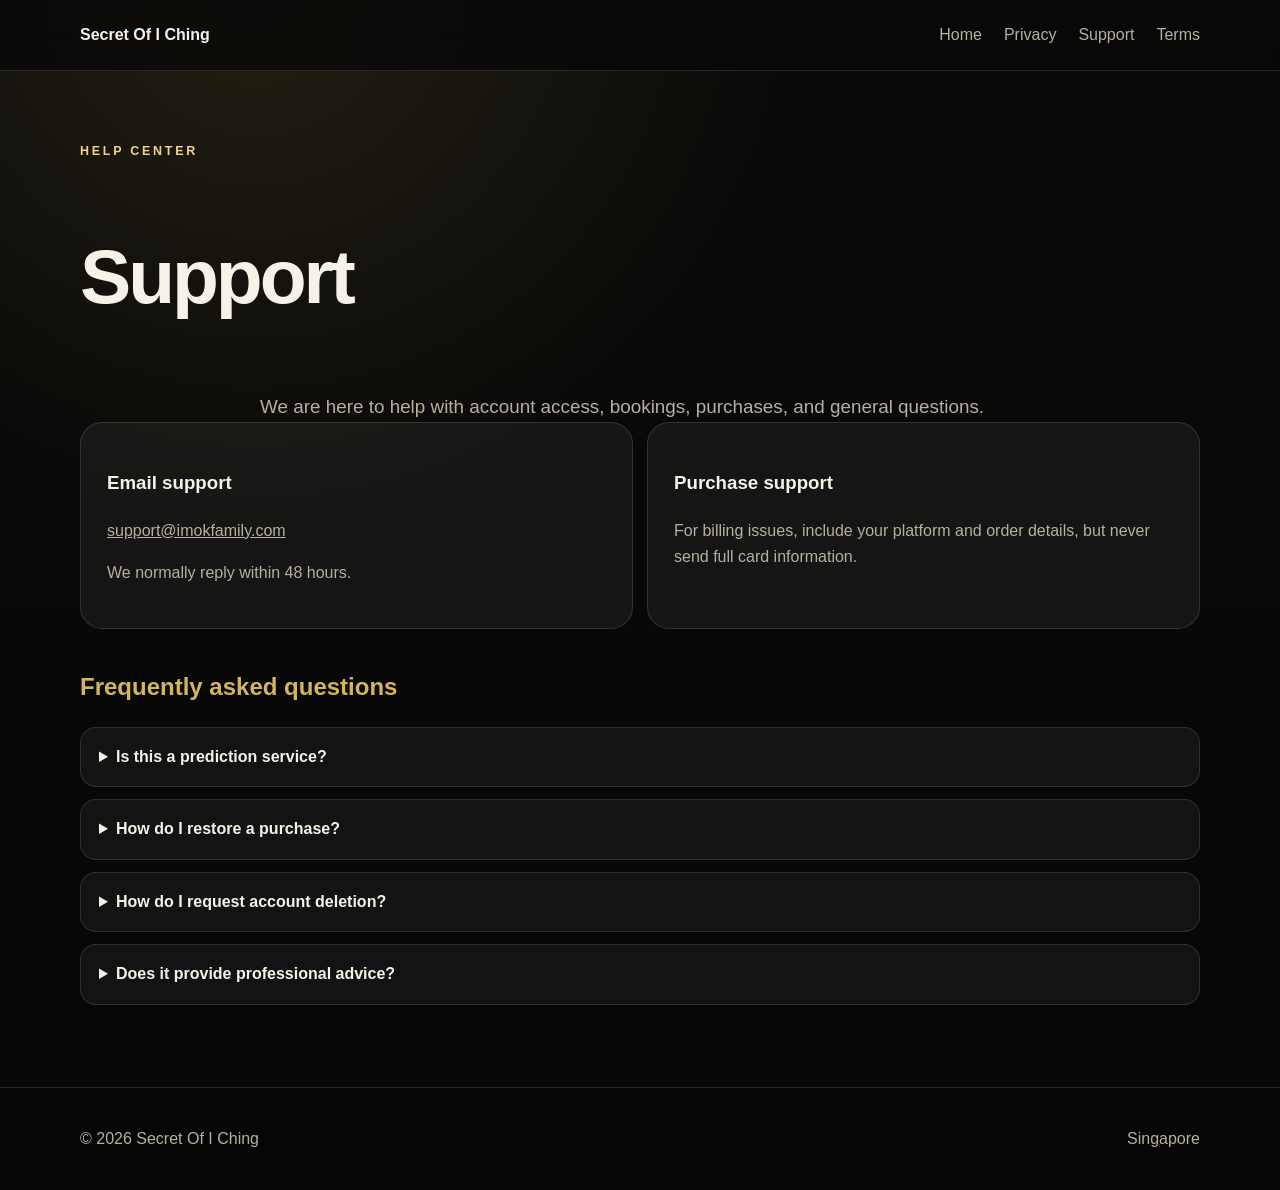
<file: sic/support.html>
<!doctype html><html lang="en"><head><meta charset="utf-8"><meta name="viewport" content="width=device-width,initial-scale=1"><title>Support — Secret Of I Ching</title><meta name="description" content="Support for Secret Of I Ching."><style>
:root{--bg:#080808;--panel:#151513;--line:rgba(255,255,255,.12);--text:#f6f2e8;--muted:#b8b09f;--gold:#d6b45d;--gold2:#f0d38a;--max:1120px}
*{box-sizing:border-box}html{scroll-behavior:smooth}body{margin:0;background:radial-gradient(circle at 20% 0,rgba(214,180,93,.12),transparent 34%),linear-gradient(#0a0a09,#060606);color:var(--text);font-family:-apple-system,BlinkMacSystemFont,"Segoe UI",Arial,sans-serif;line-height:1.65}
a{color:inherit}.container{width:min(calc(100% - 40px),var(--max));margin:auto}.header{position:sticky;top:0;z-index:5;background:rgba(8,8,8,.78);backdrop-filter:blur(18px);border-bottom:1px solid var(--line)}.nav{height:70px;display:flex;align-items:center;justify-content:space-between}.brand{text-decoration:none;font-weight:750}.navlinks{display:flex;gap:22px}.navlinks a{text-decoration:none;color:var(--muted)}.hero{min-height:78vh;display:grid;place-items:center;text-align:center;padding:80px 0}.eyebrow{color:var(--gold2);text-transform:uppercase;letter-spacing:.22em;font-size:.78rem;font-weight:700}.hero h1{font-size:clamp(3.4rem,9vw,7.5rem);line-height:.92;letter-spacing:-.055em;margin:22px 0}.hero h1 span{display:block;color:var(--gold)}.lead{max-width:760px;margin:auto;color:var(--muted);font-size:1.18rem}.actions{display:flex;justify-content:center;gap:14px;flex-wrap:wrap;margin-top:32px}.btn{display:inline-flex;min-height:50px;align-items:center;padding:0 24px;border-radius:999px;text-decoration:none;border:1px solid var(--line);font-weight:700}.primary{background:linear-gradient(135deg,var(--gold2),var(--gold));color:#171309;border:0}.section{padding:78px 0}.title{font-size:clamp(2.1rem,5vw,4.3rem);line-height:1.03;letter-spacing:-.04em;margin:0 0 18px}.grid{display:grid;grid-template-columns:repeat(4,1fr);gap:18px;margin-top:34px}.card{background:rgba(255,255,255,.055);border:1px solid var(--line);border-radius:22px;padding:26px}.card p,.legal p,.legal li{color:var(--muted)}.quote{font-size:clamp(2.2rem,5vw,5rem);line-height:1.04;letter-spacing:-.04em}.quote em{font-style:normal;color:var(--gold)}.links{display:flex;gap:14px;flex-wrap:wrap}.links .card{flex:1;min-width:220px;text-decoration:none}.footer{border-top:1px solid var(--line);padding:38px 0;color:var(--muted)}.foot{display:flex;justify-content:space-between;gap:20px;flex-wrap:wrap}.legal{padding:70px 0}.legal h1{font-size:clamp(2.6rem,6vw,5rem);letter-spacing:-.04em}.legal h2{color:var(--gold);margin-top:38px}.notice{border:1px solid rgba(214,180,93,.2);background:rgba(214,180,93,.08);border-radius:16px;padding:16px}.faq details{border:1px solid var(--line);background:rgba(255,255,255,.05);border-radius:16px;padding:16px 18px;margin:12px 0}.faq summary{cursor:pointer;font-weight:700}
@media(max-width:850px){.grid{grid-template-columns:repeat(2,1fr)}}@media(max-width:620px){.navlinks{display:none}.grid{grid-template-columns:1fr}.section{padding:58px 0}}
</style></head><body><header class="header"><div class="container nav"><a class="brand" href="index.html">Secret Of I Ching</a><nav class="navlinks"><a href="index.html">Home</a><a href="privacy.html">Privacy</a><a href="support.html">Support</a><a href="terms.html">Terms</a></nav></div></header><main class="legal"><div class="container"><div class="eyebrow">Help center</div><h1>Support</h1><p class="lead">We are here to help with account access, bookings, purchases, and general questions.</p><div class="links"><div class="card"><h3>Email support</h3><p><a href="mailto:support@imokfamily.com">support@imokfamily.com</a></p><p>We normally reply within 48 hours.</p></div><div class="card"><h3>Purchase support</h3><p>For billing issues, include your platform and order details, but never send full card information.</p></div></div><h2>Frequently asked questions</h2><div class="faq"><details><summary>Is this a prediction service?</summary><p>No. It is designed for reflection and guidance and does not guarantee outcomes.</p></details><details><summary>How do I restore a purchase?</summary><p>Open the purchase or account area in the app and choose Restore Purchases.</p></details><details><summary>How do I request account deletion?</summary><p>Email support from the address connected to your account.</p></details><details><summary>Does it provide professional advice?</summary><p>No. It does not provide medical, legal, financial, or psychological advice.</p></details></div></div></main><footer class="footer"><div class="container foot"><span>© 2026 Secret Of I Ching</span><span>Singapore</span></div></footer></body></html>
</file>
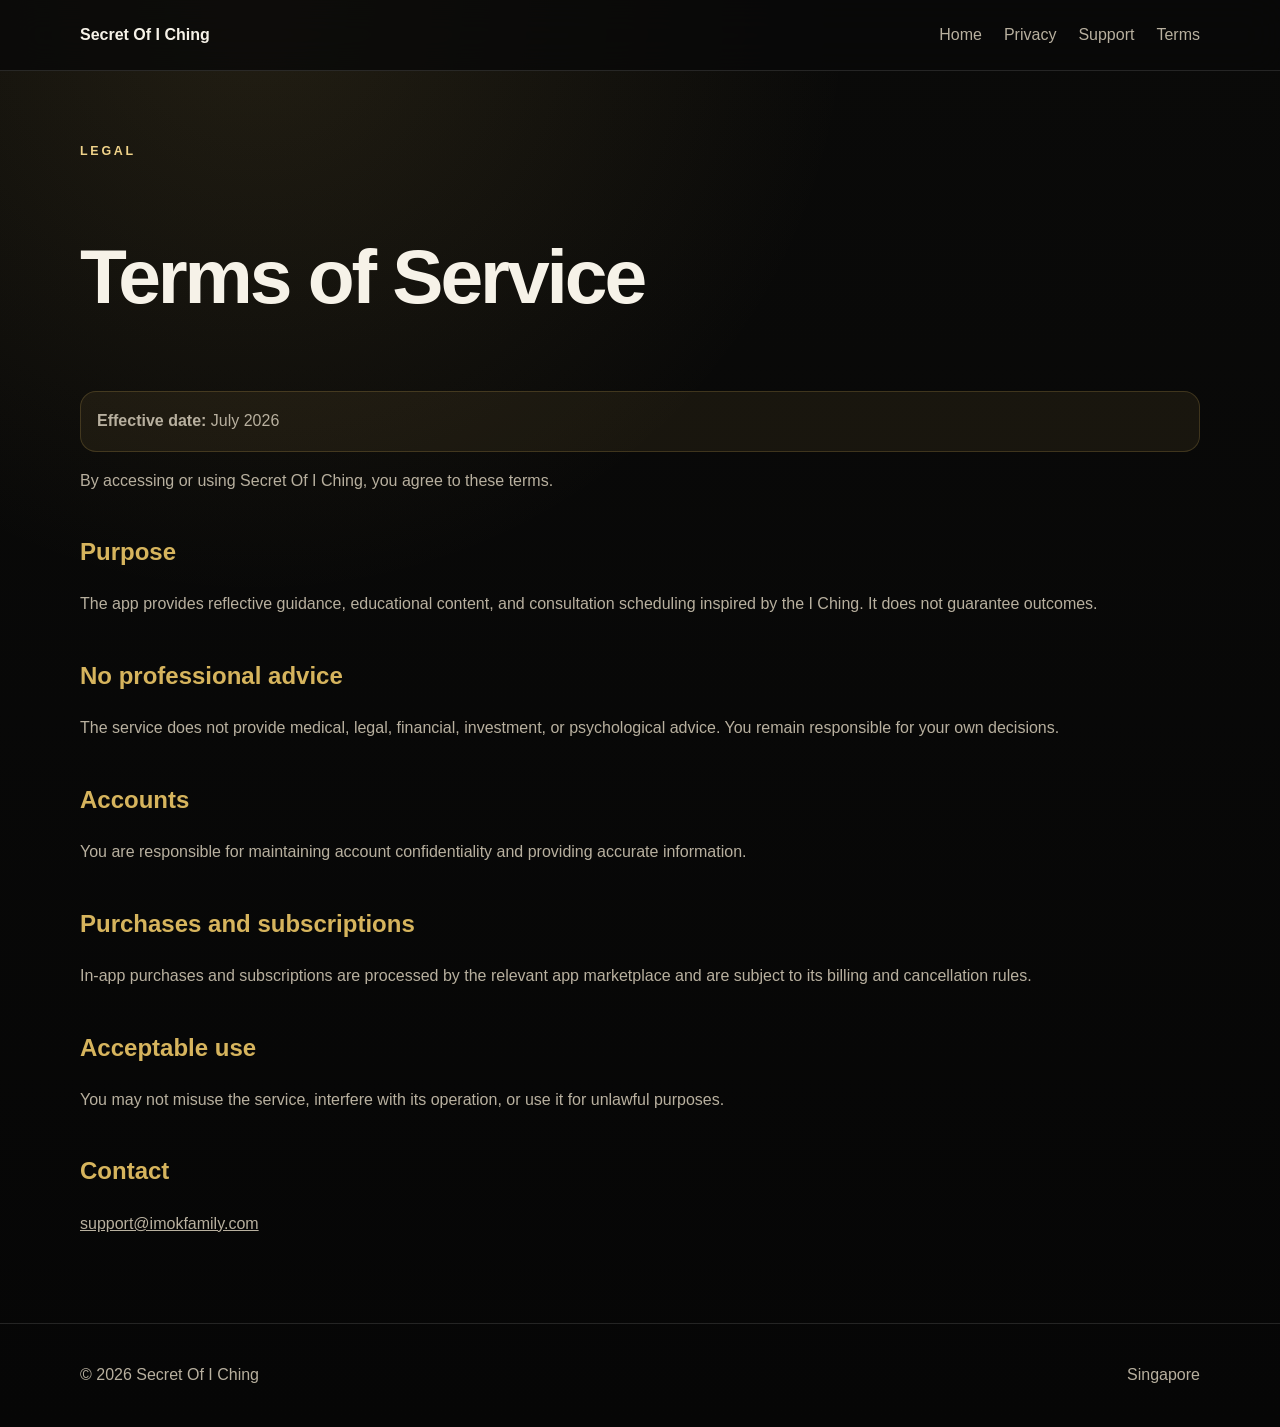
<file: sic/terms.html>
<!doctype html><html lang="en"><head><meta charset="utf-8"><meta name="viewport" content="width=device-width,initial-scale=1"><title>Terms of Service — Secret Of I Ching</title><meta name="description" content="Terms of Service for Secret Of I Ching."><style>
:root{--bg:#080808;--panel:#151513;--line:rgba(255,255,255,.12);--text:#f6f2e8;--muted:#b8b09f;--gold:#d6b45d;--gold2:#f0d38a;--max:1120px}
*{box-sizing:border-box}html{scroll-behavior:smooth}body{margin:0;background:radial-gradient(circle at 20% 0,rgba(214,180,93,.12),transparent 34%),linear-gradient(#0a0a09,#060606);color:var(--text);font-family:-apple-system,BlinkMacSystemFont,"Segoe UI",Arial,sans-serif;line-height:1.65}
a{color:inherit}.container{width:min(calc(100% - 40px),var(--max));margin:auto}.header{position:sticky;top:0;z-index:5;background:rgba(8,8,8,.78);backdrop-filter:blur(18px);border-bottom:1px solid var(--line)}.nav{height:70px;display:flex;align-items:center;justify-content:space-between}.brand{text-decoration:none;font-weight:750}.navlinks{display:flex;gap:22px}.navlinks a{text-decoration:none;color:var(--muted)}.hero{min-height:78vh;display:grid;place-items:center;text-align:center;padding:80px 0}.eyebrow{color:var(--gold2);text-transform:uppercase;letter-spacing:.22em;font-size:.78rem;font-weight:700}.hero h1{font-size:clamp(3.4rem,9vw,7.5rem);line-height:.92;letter-spacing:-.055em;margin:22px 0}.hero h1 span{display:block;color:var(--gold)}.lead{max-width:760px;margin:auto;color:var(--muted);font-size:1.18rem}.actions{display:flex;justify-content:center;gap:14px;flex-wrap:wrap;margin-top:32px}.btn{display:inline-flex;min-height:50px;align-items:center;padding:0 24px;border-radius:999px;text-decoration:none;border:1px solid var(--line);font-weight:700}.primary{background:linear-gradient(135deg,var(--gold2),var(--gold));color:#171309;border:0}.section{padding:78px 0}.title{font-size:clamp(2.1rem,5vw,4.3rem);line-height:1.03;letter-spacing:-.04em;margin:0 0 18px}.grid{display:grid;grid-template-columns:repeat(4,1fr);gap:18px;margin-top:34px}.card{background:rgba(255,255,255,.055);border:1px solid var(--line);border-radius:22px;padding:26px}.card p,.legal p,.legal li{color:var(--muted)}.quote{font-size:clamp(2.2rem,5vw,5rem);line-height:1.04;letter-spacing:-.04em}.quote em{font-style:normal;color:var(--gold)}.links{display:flex;gap:14px;flex-wrap:wrap}.links .card{flex:1;min-width:220px;text-decoration:none}.footer{border-top:1px solid var(--line);padding:38px 0;color:var(--muted)}.foot{display:flex;justify-content:space-between;gap:20px;flex-wrap:wrap}.legal{padding:70px 0}.legal h1{font-size:clamp(2.6rem,6vw,5rem);letter-spacing:-.04em}.legal h2{color:var(--gold);margin-top:38px}.notice{border:1px solid rgba(214,180,93,.2);background:rgba(214,180,93,.08);border-radius:16px;padding:16px}.faq details{border:1px solid var(--line);background:rgba(255,255,255,.05);border-radius:16px;padding:16px 18px;margin:12px 0}.faq summary{cursor:pointer;font-weight:700}
@media(max-width:850px){.grid{grid-template-columns:repeat(2,1fr)}}@media(max-width:620px){.navlinks{display:none}.grid{grid-template-columns:1fr}.section{padding:58px 0}}
</style></head><body><header class="header"><div class="container nav"><a class="brand" href="index.html">Secret Of I Ching</a><nav class="navlinks"><a href="index.html">Home</a><a href="privacy.html">Privacy</a><a href="support.html">Support</a><a href="terms.html">Terms</a></nav></div></header><main class="legal"><div class="container"><div class="eyebrow">Legal</div><h1>Terms of Service</h1><p class="notice"><strong>Effective date:</strong> July 2026</p><p>By accessing or using Secret Of I Ching, you agree to these terms.</p><h2>Purpose</h2><p>The app provides reflective guidance, educational content, and consultation scheduling inspired by the I Ching. It does not guarantee outcomes.</p><h2>No professional advice</h2><p>The service does not provide medical, legal, financial, investment, or psychological advice. You remain responsible for your own decisions.</p><h2>Accounts</h2><p>You are responsible for maintaining account confidentiality and providing accurate information.</p><h2>Purchases and subscriptions</h2><p>In-app purchases and subscriptions are processed by the relevant app marketplace and are subject to its billing and cancellation rules.</p><h2>Acceptable use</h2><p>You may not misuse the service, interfere with its operation, or use it for unlawful purposes.</p><h2>Contact</h2><p><a href="mailto:support@imokfamily.com">support@imokfamily.com</a></p></div></main><footer class="footer"><div class="container foot"><span>© 2026 Secret Of I Ching</span><span>Singapore</span></div></footer></body></html>
</file>
<file: assets/css/style.css>
:root{--navy:#10243f;--ink:#142033;--muted:#657287;--line:#dfe6ee;--soft:#f4f7fa;--white:#fff;--blue:#2f72ff;--blue2:#62a7ff;--green:#31a36a;--shadow:0 24px 70px rgba(16,36,63,.14);--radius:24px}
*{box-sizing:border-box}html{scroll-behavior:smooth}body{margin:0;font-family:Inter,ui-sans-serif,-apple-system,BlinkMacSystemFont,"Segoe UI",sans-serif;color:var(--ink);background:#fff;line-height:1.6}a{color:inherit}.shell{width:min(1160px,calc(100% - 40px));margin:auto}
.site-header{position:sticky;top:0;z-index:50;background:rgba(255,255,255,.9);backdrop-filter:blur(18px);border-bottom:1px solid rgba(223,230,238,.8)}.nav-wrap{height:74px;display:flex;align-items:center;justify-content:space-between}
.brand{display:inline-flex;align-items:center;gap:10px;text-decoration:none;font-weight:800;font-size:23px;letter-spacing:-.03em}.brand-mark{display:grid;place-items:center;width:34px;height:34px;border-radius:11px;background:linear-gradient(145deg,var(--blue),var(--blue2));color:#fff;font-family:Georgia,serif;font-style:italic}
.nav-links{display:flex;gap:28px;align-items:center}.nav-links a{text-decoration:none;font-weight:650;font-size:14px;color:#3c4b60}.nav-cta{padding:11px 17px;border-radius:12px;background:var(--navy)!important;color:#fff!important}.nav-toggle{display:none}
.hero{overflow:hidden;background:radial-gradient(circle at 76% 28%,#dceaff 0,rgba(220,234,255,0) 34%),linear-gradient(180deg,#f8fbff 0,#fff 88%)}.hero-grid{min-height:760px;display:grid;grid-template-columns:1.02fr .98fr;align-items:center;gap:48px;padding:76px 0 88px}
.eyebrow{font-size:13px;font-weight:800;text-transform:uppercase;letter-spacing:.13em;color:var(--blue)}.eyebrow.light{color:#a7c7ff}h1,h2,h3,p{margin-top:0}.hero h1{font-size:clamp(60px,7vw,94px);line-height:.98;letter-spacing:-.065em;margin:18px 0 24px;color:var(--navy)}
.hero-lead{font-size:20px;max-width:650px;color:#56667c}.hero-actions{display:flex;gap:12px;flex-wrap:wrap;margin:32px 0 24px}.btn{display:inline-flex;align-items:center;justify-content:center;padding:14px 20px;border-radius:14px;text-decoration:none;font-weight:750;transition:.2s transform,.2s box-shadow}.btn:hover{transform:translateY(-2px)}.btn-primary{background:var(--navy);color:#fff;box-shadow:0 14px 32px rgba(16,36,63,.2)}.btn-secondary{background:#fff;color:var(--navy);border:1px solid var(--line)}.btn-light{background:#fff;color:var(--navy)}
.trust-row{display:flex;gap:18px;flex-wrap:wrap;color:#6c788a;font-size:13px;font-weight:650}.trust-row span:before{content:"✓";color:var(--green);margin-right:7px}
.hero-visual{position:relative;height:590px}.halo{position:absolute;inset:60px 10px 60px 50px;border-radius:50%;background:linear-gradient(145deg,#e9f2ff,#cfe3ff)}.phone{position:absolute;background:#101722;border:7px solid #101722;border-radius:42px;box-shadow:var(--shadow);overflow:hidden}.phone-screen{background:#f8fafc;height:100%;padding:22px}.phone-top{position:absolute;top:8px;left:50%;transform:translateX(-50%);width:82px;height:20px;background:#101722;border-radius:0 0 14px 14px;z-index:2}.phone-family{width:260px;height:520px;right:35px;top:25px;transform:rotate(5deg)}.phone-elder{width:225px;height:450px;left:15px;bottom:15px;transform:rotate(-7deg)}
.mini-header{margin-top:18px;display:flex;justify-content:space-between;font-weight:800}.status-dot{width:10px;height:10px;border-radius:50%;background:#37b979}.map-card{height:170px;margin:24px 0 16px;border-radius:20px;background:linear-gradient(135deg,#dce9f8,#eef4fb);position:relative;overflow:hidden}.map-line{position:absolute;height:3px;background:#fff;border-radius:99px;transform:rotate(-22deg)}.l1{width:230px;top:40px;left:-12px}.l2{width:180px;top:95px;left:30px}.l3{width:160px;top:125px;left:-25px}.location-pin{position:absolute;left:54%;top:45%;width:26px;height:26px;border-radius:50% 50% 50% 0;background:var(--blue);transform:rotate(-45deg);box-shadow:0 8px 18px rgba(47,114,255,.35)}
.alert-card{display:flex;gap:12px;align-items:center;background:#fff;border-radius:18px;padding:14px;box-shadow:0 12px 24px rgba(21,43,73,.08)}.alert-card small,.stats small{display:block;color:#8190a4}.alert-icon{display:grid;place-items:center;width:38px;height:38px;border-radius:12px;background:#e7f7ef;color:var(--green);font-weight:900}.stats{display:grid;grid-template-columns:1fr 1fr;gap:10px;margin-top:12px}.stats div{padding:12px;border-radius:15px;background:#fff}.elder-screen{text-align:center;background:linear-gradient(180deg,#f7fbff,#e7f1ff)}.elder-logo{margin-top:28px;font-size:20px;font-weight:900;color:var(--navy)}.ok-circle{width:130px;height:130px;border-radius:50%;display:grid;place-items:center;margin:52px auto 30px;background:linear-gradient(145deg,#4b8cff,#2d6ff2);color:#fff;font-weight:900;font-size:22px;box-shadow:0 18px 36px rgba(47,114,255,.28)}.sos-button{width:84px;margin:auto;padding:12px;border-radius:18px;background:#ff5964;color:#fff;font-weight:900}.elder-screen small{display:block;margin-top:13px;color:#6f7e91}.floating-card{position:absolute;background:#fff;border-radius:18px;padding:14px 16px;box-shadow:0 16px 38px rgba(16,36,63,.16);font-size:13px}.floating-card span{display:block;color:#6f7e91}.fc-1{right:-15px;top:110px}.fc-2{left:-10px;bottom:80px}
.section{padding:105px 0}.section-soft{background:var(--soft)}.section-heading{max-width:760px;margin-bottom:48px}.section-heading h2,.family-copy h2,.pricing-wrap h2,.privacy-banner h2,.cta-card h2,.subpage-hero h1{font-size:clamp(38px,5vw,62px);line-height:1.06;letter-spacing:-.045em;margin:14px 0 18px}.section-heading p,.family-copy p,.privacy-banner p,.subpage-hero p{font-size:18px;color:var(--muted)}
.feature-grid{display:grid;grid-template-columns:repeat(4,1fr);gap:18px}.feature-card{background:#fff;border:1px solid #e7edf3;border-radius:var(--radius);padding:28px;box-shadow:0 10px 30px rgba(25,52,84,.05)}.feature-card .icon{width:48px;height:48px;border-radius:15px;background:#eaf2ff;color:var(--blue);display:grid;place-items:center;font-size:24px;font-weight:900;margin-bottom:34px}.feature-card h3{font-size:21px;margin-bottom:10px}.feature-card p{color:var(--muted);margin:0}
.split{display:grid;grid-template-columns:.9fr 1.1fr;gap:70px;align-items:start}.steps{list-style:none;padding:0;margin:0;display:grid;gap:16px}.steps li{display:flex;gap:18px;padding:22px;border:1px solid var(--line);border-radius:20px;background:#fff}.steps li>span{flex:0 0 44px;height:44px;display:grid;place-items:center;border-radius:14px;background:var(--navy);color:#fff;font-weight:900}.steps h3{margin:0 0 4px}.steps p{margin:0;color:var(--muted)}
.dark-panel{background:linear-gradient(135deg,#0c1e35,#173b61);color:#fff}.family-grid{display:grid;grid-template-columns:1.25fr 1fr 1fr;gap:18px;align-items:stretch}.family-copy{padding-right:34px}.family-copy p{color:#bdd0e6}.audience-card{border:1px solid rgba(255,255,255,.14);background:rgba(255,255,255,.08);border-radius:var(--radius);padding:28px;backdrop-filter:blur(12px)}.audience-label{font-size:12px;font-weight:900;letter-spacing:.1em;text-transform:uppercase;color:#a7c7ff}.audience-card h3{font-size:25px;margin:12px 0}.audience-card ul{padding-left:20px;color:#d8e4f1}
.pricing-wrap{display:grid;grid-template-columns:1fr 1fr;gap:72px;align-items:center}.pricing-card{border-radius:30px;padding:38px;background:var(--navy);color:#fff;box-shadow:var(--shadow)}.plan{color:#b9d0ef;font-weight:800}.price-row{display:flex;align-items:end;gap:9px;margin:14px 0}.price-row strong{font-size:58px;line-height:1}.annual{color:#c7d5e6}.pricing-card ul{padding-left:20px;margin:28px 0}.pricing-card .btn{background:#fff;color:var(--navy)}
.privacy-banner,.contact-panel{display:flex;align-items:center;justify-content:space-between;gap:48px;padding:42px;border-radius:28px;background:#fff;border:1px solid var(--line)}.privacy-banner>div{max-width:760px}.privacy-banner p{margin-bottom:0}.faq-list{display:grid;gap:12px;max-width:900px}details{border:1px solid var(--line);border-radius:18px;padding:20px 22px;background:#fff}summary{cursor:pointer;font-weight:800;font-size:18px}details p{color:var(--muted);margin:14px 0 0}
.cta-section{padding:0 0 105px}.cta-card{background:linear-gradient(135deg,var(--blue),#5b9cff);color:#fff;border-radius:32px;padding:46px;display:flex;align-items:center;justify-content:space-between;gap:30px}.cta-card h2{margin-bottom:0;max-width:760px}
.site-footer{background:#0a182a;color:#c3d0df;padding:70px 0 24px}.footer-grid{display:grid;grid-template-columns:2fr repeat(3,1fr);gap:44px}.brand-footer{color:#fff;margin-bottom:16px}.footer-grid p{max-width:360px}.footer-grid h3{color:#fff;font-size:14px}.footer-grid a{display:block;text-decoration:none;margin:9px 0}.footer-bottom{margin-top:50px;padding-top:22px;border-top:1px solid rgba(255,255,255,.12);display:flex;justify-content:space-between;font-size:13px}
.legal-page{background:var(--soft);padding:72px 0 100px}.legal-shell{max-width:900px}.legal-hero{text-align:center;padding:35px 0 42px}.legal-hero h1{font-size:58px;letter-spacing:-.05em;margin:10px 0}.legal-hero p{color:var(--muted)}.legal-card{background:#fff;border:1px solid var(--line);border-radius:28px;padding:48px;box-shadow:0 18px 50px rgba(16,36,63,.08)}.legal-card h2{font-size:24px;margin-top:34px}.legal-card p{color:#526176}.legal-card a{color:var(--blue)}.legal-note{margin-top:38px;padding:18px;border-radius:16px;background:#eef5ff}
.subpage-hero{padding:100px 0 70px;background:linear-gradient(180deg,#f4f8ff,#fff)}.subpage-hero p{max-width:680px}.support-grid,.contact-cards{display:grid;grid-template-columns:repeat(2,1fr);gap:18px}.support-card,.contact-card{border:1px solid var(--line);border-radius:24px;padding:30px;background:#fff;text-decoration:none}.support-card p,.contact-card p{color:var(--muted);margin-bottom:0}.contact-card strong{display:block;font-size:22px;margin:10px 0}.contact-card span{color:var(--blue);font-weight:800}
.reveal{opacity:0;transform:translateY(20px);transition:opacity .7s ease,transform .7s ease}.reveal.visible{opacity:1;transform:none}.delay-1{transition-delay:.08s}.delay-2{transition-delay:.16s}.delay-3{transition-delay:.24s}
@media(max-width:900px){.nav-toggle{display:block;background:none;border:1px solid var(--line);border-radius:10px;padding:8px 12px}.nav-links{display:none;position:absolute;left:20px;right:20px;top:68px;background:#fff;border:1px solid var(--line);border-radius:18px;padding:18px;box-shadow:var(--shadow);flex-direction:column;align-items:stretch}.nav-links.open{display:flex}.hero-grid,.split,.pricing-wrap{grid-template-columns:1fr}.hero-grid{padding-top:48px}.hero-visual{height:560px}.feature-grid{grid-template-columns:repeat(2,1fr)}.family-grid{grid-template-columns:1fr}.family-copy{padding-right:0}.footer-grid{grid-template-columns:1fr 1fr}.privacy-banner,.contact-panel,.cta-card{align-items:flex-start;flex-direction:column}}
@media(max-width:600px){.shell{width:min(100% - 28px,1160px)}.hero h1{font-size:56px}.hero-grid{min-height:auto}.hero-visual{height:470px}.phone-family{width:210px;height:420px;right:0}.phone-elder{width:180px;height:360px;left:0}.phone-screen{padding:16px}.map-card{height:130px}.ok-circle{width:100px;height:100px;margin-top:44px}.feature-grid,.support-grid,.contact-cards{grid-template-columns:1fr}.section{padding:78px 0}.legal-card{padding:26px}.legal-hero h1{font-size:46px}.footer-grid{grid-template-columns:1fr}.footer-bottom{flex-direction:column;gap:8px}.trust-row{display:grid;gap:8px}.fc-1{right:-5px}.fc-2{left:-5px}}
</file>
